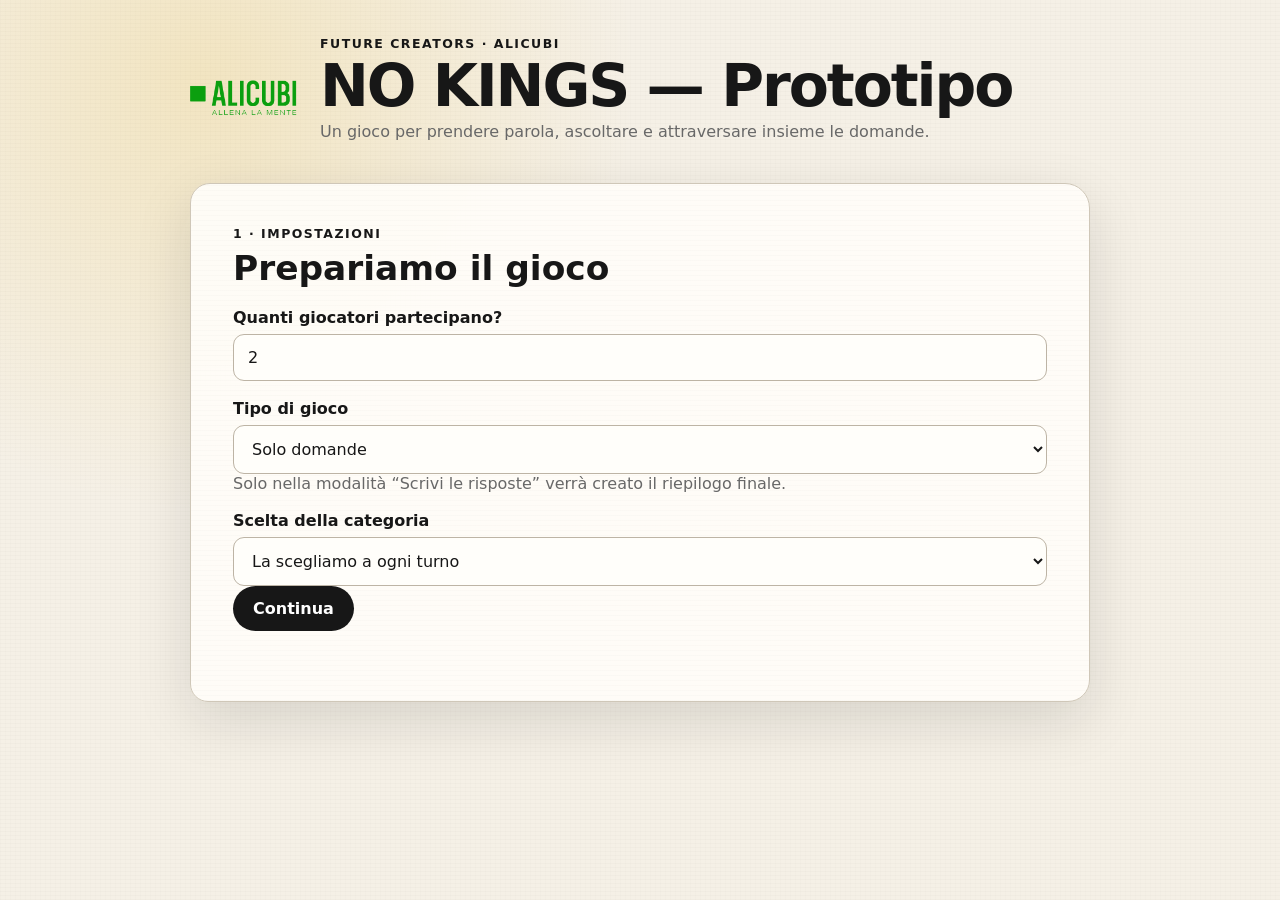
<file: index.html>
<!doctype html>
<html lang="it">
<head>
  <meta charset="utf-8">
  <meta name="viewport" content="width=device-width, initial-scale=1">
  <title>NO KINGS — Prototipo · Alicubi</title>
  <link rel="stylesheet" href="styles.css">
</head>
<body>
  <main class="app-shell">
    <header class="brand">
      <img src="assets/ALICUBI_logo_big.png" alt="Alicubi">
      <div>
        <p class="eyebrow">FUTURE CREATORS · ALICUBI</p>
        <h1>NO KINGS — Prototipo</h1>
        <p class="subtitle">Un gioco per prendere parola, ascoltare e attraversare insieme le domande.</p>
      </div>
    </header>

    <section id="setupStep" class="panel">
      <span class="step">1 · Impostazioni</span>
      <h2>Prepariamo il gioco</h2>

      <label for="numPlayers">Quanti giocatori partecipano?</label>
      <input id="numPlayers" type="number" min="2" max="15" value="2">

      <label for="gameType">Tipo di gioco</label>
      <select id="gameType">
        <option value="questions">Solo domande</option>
        <option value="answers">Scrivi le risposte</option>
      </select>
      <p class="help">Solo nella modalità “Scrivi le risposte” verrà creato il riepilogo finale.</p>

      <label for="drawMode">Scelta della categoria</label>
      <select id="drawMode">
        <option value="manual">La scegliamo a ogni turno</option>
        <option value="random">La sceglie il gioco</option>
      </select>

      <button id="continueButton" class="primary">Continua</button>
      <p id="setupError" class="error" aria-live="polite"></p>
    </section>

    <section id="namesStep" class="panel hidden">
      <span class="step">2 · Giocatori</span>
      <h2>Come vi chiamate?</h2>
      <div id="namesContainer" class="names-grid"></div>
      <div class="button-row">
        <button id="backButton" class="secondary">Indietro</button>
        <button id="startButton" class="primary">Inizia il gioco</button>
      </div>
      <p id="namesError" class="error" aria-live="polite"></p>
    </section>

    <section id="gameStep" class="panel game-panel hidden">
      <div class="turn-header">
        <div>
          <p id="roundLabel" class="eyebrow"></p>
          <h2 id="turnPlayer"></h2>
        </div>
        <span id="turnCounter" class="counter"></span>
      </div>

      <div id="categoryArea" class="category-area hidden">
        <label for="categorySelect">Scegli la categoria per questo turno</label>
        <select id="categorySelect"></select>
        <p id="categoryHelp" class="help"></p>
      </div>

      <article id="questionCard" class="question-card" data-category="neutral">
        <p id="categoryBadge" class="category-badge"></p>
        <p id="questionText" class="question-text"></p>
      </article>

      <div id="answerArea" class="answer-area hidden">
        <label for="answerBox">La tua risposta</label>
        <textarea id="answerBox" rows="5" placeholder="Scrivi qui la risposta..."></textarea>
        <p id="answerError" class="error" aria-live="polite"></p>
      </div>

      <div class="button-row">
        <button id="mainActionButton" class="primary"></button>
        <button id="endGameButton" class="danger hidden">Termina il gioco</button>
      </div>
    </section>

    <section id="summaryStep" class="panel hidden">
      <span class="step">Riepilogo</span>
      <h2>Grazie per aver giocato</h2>
      <p>Il file di testo con le risposte è stato scaricato sul dispositivo.</p>
      <div id="summaryBox" class="summary-box"></div>
      <button id="restartButton" class="primary">Nuova partita</button>
    </section>
  </main>

  <script src="questions.js"></script>
  <script src="app.js"></script>
</body>
</html>
</file>
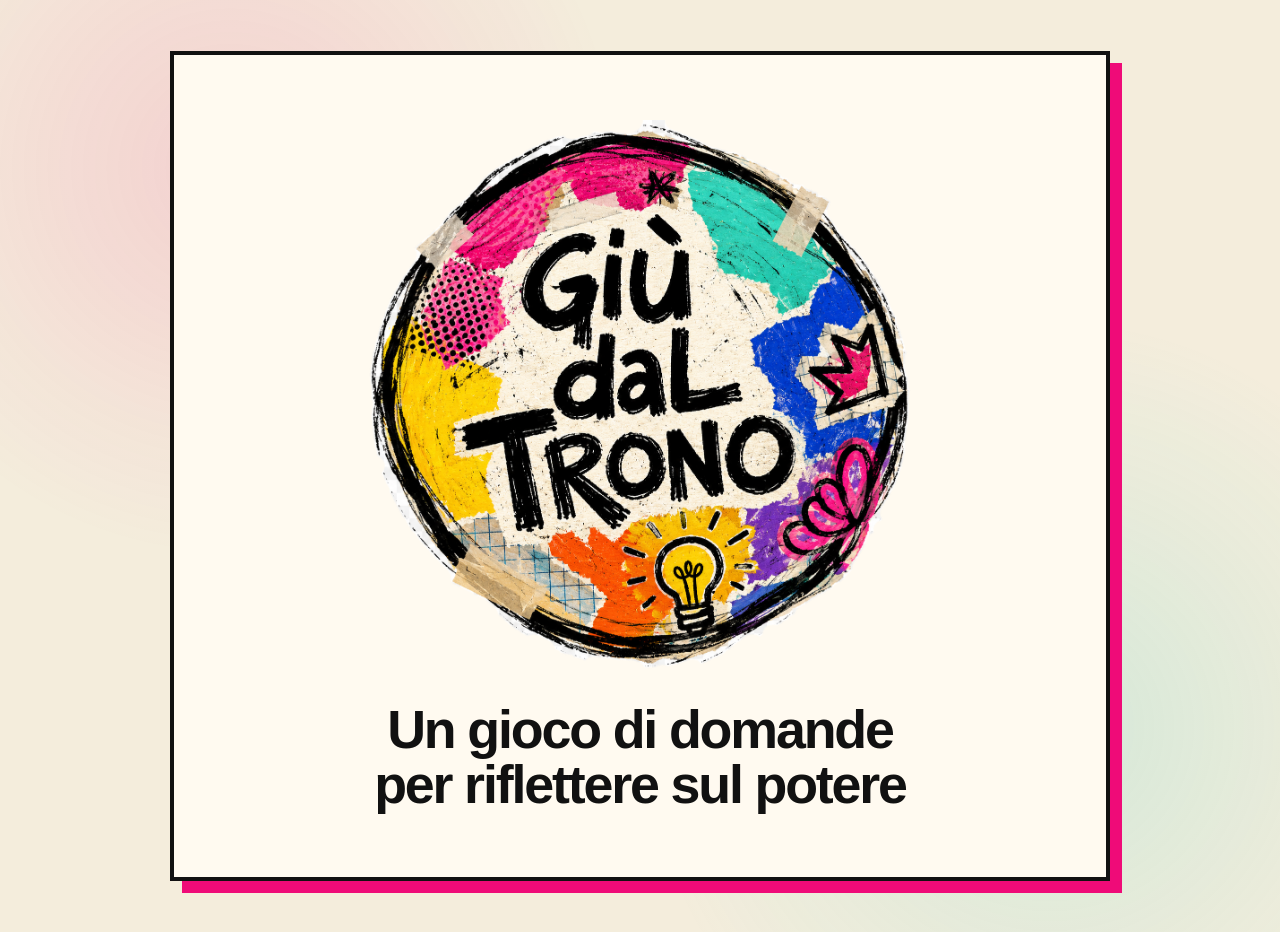
<file: v3/index.html>
<!doctype html>
<html lang="it">
<head>
  <meta charset="utf-8">
  <meta name="viewport" content="width=device-width, initial-scale=1">
  <meta name="theme-color" content="#111111">
  <title>GIÙ DAL TRONO — test gioco V.03</title>
  <link rel="stylesheet" href="styles.css">
</head>
<body>
  <a class="skip-link" href="#app">Vai al contenuto principale</a>
  <noscript><div class="noscript">Per utilizzare il gioco è necessario attivare JavaScript.</div></noscript>

  <main id="app" class="app-shell" tabindex="-1">
    <section id="introScreen" class="screen intro-screen is-active" aria-labelledby="introTitle" aria-hidden="false">
      <button id="enterGame" class="intro-entry" type="button" aria-label="Entra nel gioco Giù dal trono">
        <img class="intro-logo" src="assets/logos/logo-giu-dal-trono.png" alt="Giù dal trono">
        <span id="introTitle" class="intro-subtitle">Un gioco di domande per riflettere sul potere</span>
      </button>
    </section>

    <section id="openingScreen" class="screen opening-screen" aria-labelledby="openingTitle" aria-hidden="true" inert>
      <article class="opening-shell opening-b-approved">
        <img class="opening-logo" src="assets/logos/logo-giu-dal-trono.png" alt="Giù dal trono">
        <h1 id="openingTitle" class="opening-title">GIÙ DAL TRONO — test gioco V.03</h1>

        <div class="approved-four-columns" aria-label="Come si gioca">
          <section class="rule-step">
            <div class="rule-num">01</div>
            <h2>Perché si gioca</h2>
            <p id="openingWhy"></p>
          </section>
          <section class="rule-step">
            <div class="rule-num">02</div>
            <h2>Chi custodisce il gioco</h2>
            <p id="openingCustodian"></p>
          </section>
          <section class="rule-step">
            <div class="rule-num">03</div>
            <h2>Come si partecipa</h2>
            <div id="openingParticipation"></div>
          </section>
          <section class="rule-step rule-step-purpose">
            <div class="rule-num">04</div>
            <h2>Quando il gioco riesce</h2>
            <p><strong id="openingSuccess"></strong></p>
          </section>
        </div>

        <footer class="approved-opening-actions">
          <div class="approved-action-left">
            <button id="prepareGame" class="primary large" type="button">Prepara la partita</button>
          </div>
          <div class="approved-action-center">
            <button id="openMaking" class="text-button process-link" type="button">Scopri come abbiamo lavorato</button>
          </div>
          <div class="approved-action-right">
            <a id="alicubiOpeningLink" href="https://alicubi-milano.it" target="_blank" rel="noopener noreferrer" aria-label="Visita il sito di Alicubi">
              <img class="alicubi-mini" src="assets/logos/logo-alicubi.png" alt="Alicubi">
            </a>
          </div>
        </footer>
      </article>
    </section>

    <section id="setupScreen" aria-hidden="true" class="screen form-screen" aria-labelledby="setupTitle">
      <header class="compact-brand">
        <img src="assets/logos/logo-giu-dal-trono.png" alt="Giù dal trono">
        <span>test gioco V.03</span>
      </header>

      <div class="form-card">
        <span class="step-label">1 · PREPARA LA PARTITA</span>
        <h1 id="setupTitle">Quanti siete e come volete pescare?</h1>

        <div class="field-block">
          <label for="numPlayers">Numero di giocatori</label>
          <div class="number-control">
            <button id="decreasePlayers" type="button" aria-label="Riduci il numero dei giocatori">−</button>
            <input id="numPlayers" type="number" min="2" max="30" value="4" inputmode="numeric" aria-describedby="playersHelp">
            <button id="increasePlayers" type="button" aria-label="Aumenta il numero dei giocatori">+</button>
          </div>
          <p id="playersHelp" class="field-help">Da 2 a 30 persone. Il Custode della Parola conduce dal proprio schermo.</p>
        </div>

        <fieldset class="field-block">
          <legend>Scelta della categoria</legend>
          <label class="mode-card selected">
            <input type="radio" name="drawMode" value="random" checked>
            <span class="mode-copy">
              <strong>La sceglie il gioco</strong>
              <small>Ogni domanda viene pescata da tutte le categorie disponibili.</small>
            </span>
            <span class="default-tag">PREDEFINITA</span>
          </label>
          <label class="mode-card">
            <input type="radio" name="drawMode" value="manual">
            <span class="mode-copy">
              <strong>La scegli tu ogni volta</strong>
              <small>Prima di ogni domanda il Custode sceglie una categoria, oppure lascia scegliere il gioco per quel turno.</small>
            </span>
          </label>
        </fieldset>

        <p id="setupError" class="error" aria-live="polite"></p>
        <div class="form-actions">
          <button id="backToOpening" class="secondary" type="button">Indietro</button>
          <button id="goToNames" class="primary" type="button">Inserisci i nomi</button>
        </div>
      </div>
    </section>

    <section id="namesScreen" aria-hidden="true" class="screen form-screen" aria-labelledby="namesTitle">
      <header class="compact-brand">
        <img src="assets/logos/logo-giu-dal-trono.png" alt="Giù dal trono">
        <span>test gioco V.03</span>
      </header>

      <div class="form-card wide">
        <span class="step-label">2 · GIOCATORI</span>
        <h1 id="namesTitle">Come vi chiamate?</h1>
        <p class="lead">Il nome sarà molto evidente quando arriverà il momento di prendere parola.</p>
        <div id="namesGrid" class="names-grid"></div>
        <p id="namesError" class="error" aria-live="polite"></p>
        <div class="form-actions">
          <button id="backToSetup" class="secondary" type="button">Indietro</button>
          <button id="goToReady" class="primary" type="button">Continua</button>
        </div>
      </div>
    </section>

    <section id="readyScreen" aria-hidden="true" class="screen ready-screen" aria-labelledby="readyTitle">
      <div class="ready-card">
        <img class="ready-logo" src="assets/logos/logo-giu-dal-trono.png" alt="Giù dal trono">
        <h1 id="readyTitle">Tutto pronto.</h1>
        <p id="readyCopy">Il Custode della Parola può dare inizio al gioco, leggere le domande e accompagnare ogni voce.</p>

        <div class="ready-summary">
          <div><span>Partecipanti</span><strong id="readyPlayers">4</strong></div>
          <div><span>Modalità</span><strong id="readyMode">La sceglie il gioco</strong></div>
        </div>

        <div class="form-actions center ready-action-only">
          <button id="startGame" class="primary large" type="button">Inizia con la prima domanda</button>
        </div>
      </div>
    </section>

    <section id="gameScreen" aria-hidden="true" class="screen game-screen" aria-labelledby="playerName" data-category="neutral">
      <header class="game-header">
        <img src="assets/logos/logo-giu-dal-trono.png" alt="Giù dal trono">
        <div class="game-header-actions">
          <button id="openMakingGame" class="making-button" type="button">Dietro il gioco</button>
        </div>
      </header>

      <div class="game-stage">
        <section class="player-spotlight">
          <span>ORA PRENDE PAROLA</span>
          <h1 id="playerName" tabindex="-1"></h1>
        </section>

        <article class="question-panel" aria-live="polite" aria-atomic="true">
          <div class="question-meta">
            <span class="category-mark" aria-hidden="true"><img id="categorySymbol" alt=""></span>
            <strong id="categoryName"></strong>
          </div>
          <p id="questionText" class="question-text"></p>
          <div class="question-id">DOMANDA ID <strong id="questionId"></strong></div>
        </article>
      </div>
      <div id="gameAnnouncement" class="visually-hidden" aria-live="polite" aria-atomic="true"></div>

      <footer class="game-controls">
        <button id="endGame" class="danger-outline" type="button">Termina il gioco</button>
        <button id="nextQuestion" class="primary large" type="button">Prossima domanda →</button>
      </footer>
    </section>

    <section id="finalScreen" aria-hidden="true" class="screen end-screen" aria-labelledby="finalTitle">
      <div class="thanks-hero">
        <span id="finalReason" class="step-label">PARTITA CONCLUSA</span>
        <h1 id="finalTitle">GRAZIE</h1>
        <p id="finalText" class="human-message"></p>
      </div>

      <div class="end-grid">
        <article class="end-card process-card">
          <span class="card-kicker">DIETRO IL GIOCO</span>
          <h2>Scopri come abbiamo lavorato</h2>
          <p>Leggi il racconto del progetto e guarda le fotografie del campus Alicubi Future Creators 2026.</p>
          <button id="openMakingFinal" class="primary" type="button">Testo e fotografie</button>
        </article>

        <article class="end-card credits-card">
          <span class="card-kicker">AUTORI</span>
          <h2>Un gioco costruito insieme</h2>
          <p>Ideato, discusso, scritto, disegnato e provato dai ragazzi e dalle ragazze del campus Alicubi Future Creators 2026.</p>
          <button id="openAuthorsFinal" class="secondary" type="button">Leggi tutti i nomi</button>
        </article>
      </div>

      <div class="end-actions">
        <button id="newGame" class="primary large" type="button">Nuova partita</button>
        <button id="returnToOpening" class="text-button" type="button">Torna alla schermata iniziale</button>
      </div>
    </section>

    <section id="makingScreen" aria-hidden="true" class="screen making-screen" aria-labelledby="makingTitle">
      <header class="making-header">
        <div>
          <span class="step-label">DIETRO IL GIOCO</span>
          <h1 id="makingTitle">Scopri come abbiamo lavorato</h1>
        </div>
        <button id="closeMaking" class="secondary" type="button">Torna indietro</button>
      </header>

      <article id="makingCopy" class="making-copy"></article>

      <section class="gallery-section" aria-labelledby="galleryTitle">
        <div class="gallery-title-row">
          <span class="card-kicker">MAKING OF</span>
          <h2 id="galleryTitle">Fotografie del laboratorio</h2>
        </div>

        <div id="galleryViewer" class="gallery-viewer" tabindex="0" aria-label="Galleria fotografica del laboratorio. Usa le frecce per cambiare immagine." aria-describedby="galleryHelp">
          <button id="galleryPrev" class="gallery-nav" type="button" aria-label="Fotografia precedente">‹</button>
          <figure class="gallery-main-frame">
            <button id="openGalleryLightbox" class="gallery-image-button" type="button" aria-label="Ingrandisci la fotografia">
              <img id="galleryImage" src="assets/gallery/full/001.webp" alt="Fotografia del laboratorio Future Creators">
            </button>
            <div id="galleryCount" class="gallery-count" aria-live="polite">1 / 38</div>
          </figure>
          <button id="galleryNext" class="gallery-nav" type="button" aria-label="Fotografia successiva">›</button>
        </div>
        <p id="galleryHelp" class="gallery-help">Usa le frecce, scorri con il dito oppure scegli una miniatura. Seleziona l’immagine grande per ingrandirla.</p>
        <div id="galleryThumbs" class="gallery-thumbs" aria-label="Anteprime delle fotografie"></div>
      </section>

      <section id="authorsSection" class="authors-section" tabindex="-1">
        <span id="authorsFormula" class="card-kicker"></span>
        <ul id="authorsList" class="authors-list"></ul>
      </section>

      <footer class="alicubi-signature">
        <span id="projectSignature"></span>
        <a id="alicubiMakingLink" href="https://alicubi-milano.it" target="_blank" rel="noopener noreferrer" aria-label="Visita il sito di Alicubi">
          <img src="assets/logos/logo-alicubi.png" alt="Alicubi">
        </a>
      </footer>
    </section>
  </main>

  <div id="categoryDialog" class="dialog-backdrop hidden" role="dialog" aria-hidden="true" aria-modal="true" aria-labelledby="categoryDialogTitle">
    <div class="dialog category-dialog" tabindex="-1">
      <span class="step-label">PROSSIMA DOMANDA</span>
      <h2 id="categoryDialogTitle">Da quale mondo arriva?</h2>
      <p>Scegli una categoria. Le domande già utilizzate non torneranno nella stessa partita.</p>
      <div id="categoryGrid" class="category-grid"></div>
      <button id="randomThisTurn" class="secondary full" type="button">La sceglie il gioco per questo turno</button>
    </div>
  </div>

  <div id="endConfirmDialog" class="dialog-backdrop hidden" role="dialog" aria-hidden="true" aria-modal="true" aria-labelledby="endConfirmTitle" aria-describedby="endConfirmCopy">
    <div class="dialog end-confirm-dialog" tabindex="-1">
      <span class="step-label">CONCLUDERE LA PARTITA</span>
      <h2 id="endConfirmTitle">Vuoi concludere la partita?</h2>
      <p id="endConfirmCopy">La domanda corrente resterà l’ultima domanda mostrata. Potrai continuare a giocare oppure terminare la partita.</p>
      <div class="dialog-actions">
        <button id="continueGame" class="secondary" type="button">Continua a giocare</button>
        <button id="confirmEndGame" class="danger-solid" type="button">Termina la partita</button>
      </div>
    </div>
  </div>

  <div id="galleryLightbox" class="lightbox-backdrop hidden" role="dialog" aria-hidden="true" aria-modal="true" aria-labelledby="lightboxTitle">
    <div class="lightbox-shell">
      <h2 id="lightboxTitle" class="visually-hidden">Fotografia ingrandita</h2>
      <button id="closeGalleryLightbox" class="lightbox-close" type="button" aria-label="Chiudi la fotografia ingrandita">×</button>
      <button id="lightboxPrev" class="lightbox-nav previous" type="button" aria-label="Fotografia precedente">‹</button>
      <img id="lightboxImage" src="assets/gallery/full/001.webp" alt="Fotografia del laboratorio Future Creators ingrandita">
      <button id="lightboxNext" class="lightbox-nav next" type="button" aria-label="Fotografia successiva">›</button>
      <div id="lightboxCount" class="lightbox-count">1 / 38</div>
    </div>
  </div>

  <script src="data/runtime-data.js"></script>
  <script src="js/questions-engine.js"></script>
  <script src="js/state.js"></script>
  <script src="js/gallery.js"></script>
  <script src="js/app.js"></script>
</body>
</html>
</file>
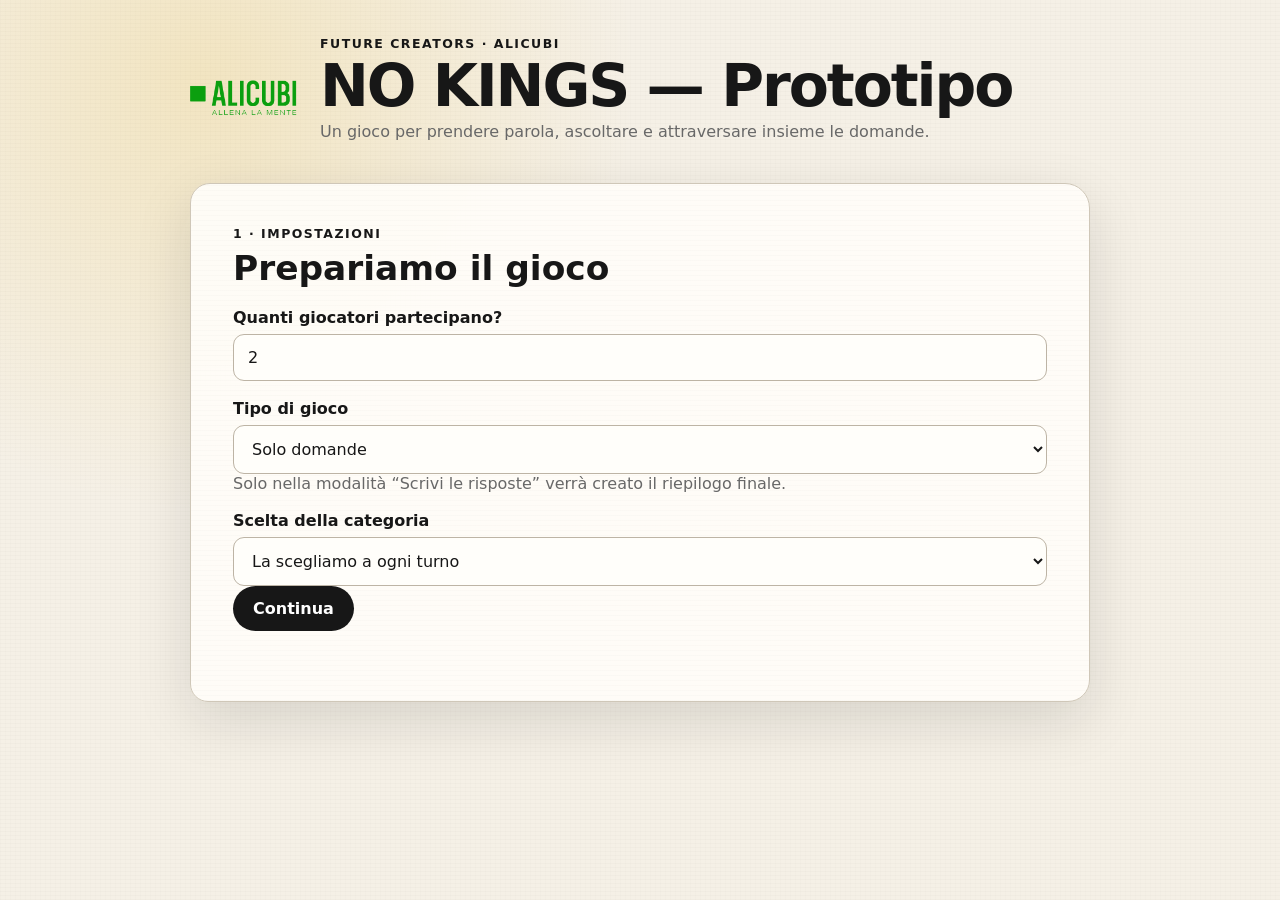
<file: GIOCO_STANDALONE.html>
<!doctype html>
<html lang="it">
<head>
  <meta charset="utf-8">
  <meta name="viewport" content="width=device-width, initial-scale=1">
  <title>NO KINGS — Prototipo · Alicubi</title>
  <style>
:root {
  --ink: #171717;
  --muted: #686868;
  --paper: #f5f0e6;
  --panel: #fffdf8;
  --line: #cfc7b8;
  --accent: #e2a900;
  --accent-dark: #855900;
  --danger: #a7392d;
  --shadow: 0 18px 55px rgba(25, 25, 25, .13);
}

* { box-sizing: border-box; }

body {
  margin: 0;
  min-height: 100vh;
  font-family: Inter, ui-sans-serif, system-ui, -apple-system, BlinkMacSystemFont, "Segoe UI", sans-serif;
  color: var(--ink);
  background-color: var(--paper);
  background-image:
    radial-gradient(circle at 16% 9%, rgba(226,169,0,.16), transparent 27rem),
    repeating-linear-gradient(0deg, rgba(30,25,18,.018) 0 1px, transparent 1px 4px),
    repeating-linear-gradient(90deg, rgba(30,25,18,.012) 0 1px, transparent 1px 5px);
}

button, input, select, textarea { font: inherit; }

.app-shell {
  width: min(900px, calc(100% - 32px));
  margin: 0 auto;
  padding: 36px 0 64px;
}

.brand {
  display: flex;
  align-items: center;
  gap: 22px;
  margin-bottom: 26px;
}

.brand img {
  width: 108px;
  height: 108px;
  object-fit: contain;
}

h1, h2, p { margin-top: 0; }
h1 {
  margin-bottom: 7px;
  font-size: clamp(2rem, 5vw, 3.65rem);
  line-height: .98;
  letter-spacing: -.035em;
}
h2 { margin-bottom: 20px; font-size: clamp(1.55rem, 3vw, 2.15rem); }
.subtitle, .help { color: var(--muted); }
.eyebrow, .step {
  display: block;
  margin-bottom: 7px;
  font-size: .78rem;
  font-weight: 900;
  letter-spacing: .12em;
  text-transform: uppercase;
}

.panel {
  padding: clamp(22px, 5vw, 42px);
  border: 1px solid var(--line);
  border-radius: 20px 25px 22px 18px;
  background:
    repeating-linear-gradient(0deg, rgba(33,28,20,.016) 0 1px, transparent 1px 5px),
    rgba(255,253,248,.96);
  box-shadow: var(--shadow);
}

.hidden { display: none !important; }

label {
  display: block;
  margin: 18px 0 7px;
  font-weight: 780;
}

input, select, textarea {
  width: 100%;
  border: 1px solid #bdb4a5;
  border-radius: 11px;
  padding: 13px 14px;
  background: #fffefa;
  color: var(--ink);
}

input:focus, select:focus, textarea:focus {
  outline: 3px solid rgba(226,169,0,.24);
  border-color: var(--accent-dark);
}

textarea { resize: vertical; min-height: 120px; }

button {
  border: 0;
  border-radius: 999px;
  padding: 13px 20px;
  font-weight: 850;
  cursor: pointer;
}

button:disabled { opacity: .48; cursor: not-allowed; }

.primary { background: var(--ink); color: white; }
.primary:hover { background: #353535; }
.secondary { background: #e6e0d4; color: var(--ink); }
.danger { background: var(--danger); color: white; }

.button-row {
  display: flex;
  flex-wrap: wrap;
  gap: 10px;
  margin-top: 24px;
}

.names-grid {
  display: grid;
  grid-template-columns: repeat(2, minmax(0, 1fr));
  gap: 12px;
}

.names-grid label { margin-top: 0; }

.turn-header {
  display: flex;
  justify-content: space-between;
  align-items: flex-start;
  gap: 16px;
}

.counter {
  white-space: nowrap;
  padding: 8px 12px;
  border-radius: 999px;
  background: #eae5db;
  font-weight: 850;
}

.category-area {
  margin-bottom: 18px;
  padding: 15px 18px;
  border: 1px dashed #bbb1a1;
  border-radius: 14px;
  background: #f3eee4;
}

.question-card {
  --category-main: #e2a900;
  --category-accent: #171717;
  --category-soft: #fffdf7;
  --category-ink: #171717;
  position: relative;
  isolation: isolate;
  min-height: 250px;
  display: grid;
  align-content: center;
  justify-items: center;
  overflow: hidden;
  padding: clamp(30px, 6vw, 58px);
  border: 3px solid var(--category-ink);
  border-radius: 18px 23px 17px 21px;
  background-color: var(--category-soft);
  background-image:
    radial-gradient(circle at 13% 18%, color-mix(in srgb, var(--category-main) 22%, transparent), transparent 27%),
    repeating-linear-gradient(0deg, rgba(20,20,20,.026) 0 1px, transparent 1px 5px),
    repeating-linear-gradient(90deg, rgba(20,20,20,.018) 0 1px, transparent 1px 7px);
  box-shadow: 7px 8px 0 rgba(20,20,20,.12);
  text-align: center;
}

.question-card::before {
  content: "";
  position: absolute;
  z-index: -1;
  top: -18px;
  left: -34px;
  width: 48%;
  height: 92px;
  background: var(--category-main);
  opacity: .88;
  transform: rotate(-4deg);
  clip-path: polygon(0 12%, 94% 0, 100% 72%, 5% 100%);
}

.question-card::after {
  content: "";
  position: absolute;
  z-index: -1;
  right: -22px;
  bottom: -28px;
  width: 210px;
  height: 110px;
  opacity: .24;
  background:
    repeating-linear-gradient(135deg, var(--category-accent) 0 3px, transparent 3px 10px);
  transform: rotate(-7deg);
}

.category-badge {
  margin-bottom: 18px;
  max-width: 100%;
  padding: 8px 13px;
  border: 2px solid var(--category-ink);
  border-radius: 4px 9px 5px 7px;
  background: var(--category-main);
  color: var(--category-badge-ink, #111);
  box-shadow: 3px 3px 0 var(--category-accent);
  font-size: clamp(.72rem, 2vw, .84rem);
  font-weight: 950;
  letter-spacing: .075em;
  line-height: 1.2;
  text-transform: uppercase;
  transform: rotate(-.8deg);
}

.question-text {
  max-width: 700px;
  margin-bottom: 0;
  font-size: clamp(1.48rem, 4vw, 2.58rem);
  line-height: 1.18;
  font-weight: 860;
  text-wrap: balance;
}

.question-card[data-category="neutral"] {
  --category-main: #e2a900;
  --category-accent: #171717;
  --category-soft: #fffdf7;
  --category-ink: #171717;
}

.question-card[data-category="fatiche"] {
  --category-main: #d7a514;
  --category-accent: #d95118;
  --category-soft: #f4ead5;
  --category-ink: #121212;
}

.question-card[data-category="strategie"] {
  --category-main: #d83f78;
  --category-accent: #dfba00;
  --category-soft: #f5e3e8;
  --category-ink: #171717;
}

.question-card[data-category="desideri-comunita"] {
  --category-main: #79b91d;
  --category-accent: #ed0c72;
  --category-soft: #eef0dc;
  --category-ink: #143e25;
}

.question-card[data-category="parole-aprono-chiudono"] {
  --category-main: #3975bd;
  --category-accent: #9fc7eb;
  --category-soft: #eaf1f7;
  --category-ink: #0e2746;
  --category-badge-ink: #fff;
}

.question-card[data-category="potere"] {
  --category-main: #dc430e;
  --category-accent: #d9de00;
  --category-soft: #f1e4cd;
  --category-ink: #171717;
}

.question-card[data-category="voce-ascolto"] {
  --category-main: #9272b7;
  --category-accent: #eb6a17;
  --category-soft: #f0eaf2;
  --category-ink: #3b2a61;
}

.answer-area { margin-top: 20px; }

.error {
  min-height: 1.25rem;
  margin: 8px 0 0;
  color: var(--danger);
  font-weight: 700;
}

.summary-box {
  display: grid;
  gap: 14px;
  margin: 24px 0;
}

.summary-entry {
  padding: 18px;
  border: 1px solid var(--line);
  border-left: 7px solid var(--summary-accent, #171717);
  border-radius: 14px;
  background: #fffefa;
}

.summary-entry[data-category="fatiche"] { --summary-accent: #d7a514; }
.summary-entry[data-category="strategie"] { --summary-accent: #d83f78; }
.summary-entry[data-category="desideri-comunita"] { --summary-accent: #79b91d; }
.summary-entry[data-category="parole-aprono-chiudono"] { --summary-accent: #3975bd; }
.summary-entry[data-category="potere"] { --summary-accent: #dc430e; }
.summary-entry[data-category="voce-ascolto"] { --summary-accent: #9272b7; }
.summary-entry h3 { margin: 0 0 8px; }

@media (max-width: 620px) {
  .brand { align-items: flex-start; }
  .brand img { width: 72px; height: 72px; }
  .names-grid { grid-template-columns: 1fr; }
  .turn-header { display: block; }
  .counter { display: inline-block; margin-bottom: 14px; }
  .button-row button { width: 100%; }
  .question-card { min-height: 230px; padding: 30px 22px; }
}

</style>
</head>
<body>
  <main class="app-shell">
    <header class="brand">
      <img src="[data-uri]" alt="Alicubi">
      <div>
        <p class="eyebrow">FUTURE CREATORS · ALICUBI</p>
        <h1>NO KINGS — Prototipo</h1>
        <p class="subtitle">Un gioco per prendere parola, ascoltare e attraversare insieme le domande.</p>
      </div>
    </header>

    <section id="setupStep" class="panel">
      <span class="step">1 · Impostazioni</span>
      <h2>Prepariamo il gioco</h2>

      <label for="numPlayers">Quanti giocatori partecipano?</label>
      <input id="numPlayers" type="number" min="2" max="15" value="2">

      <label for="gameType">Tipo di gioco</label>
      <select id="gameType">
        <option value="questions">Solo domande</option>
        <option value="answers">Scrivi le risposte</option>
      </select>
      <p class="help">Solo nella modalità “Scrivi le risposte” verrà creato il riepilogo finale.</p>

      <label for="drawMode">Scelta della categoria</label>
      <select id="drawMode">
        <option value="manual">La scegliamo a ogni turno</option>
        <option value="random">La sceglie il gioco</option>
      </select>

      <button id="continueButton" class="primary">Continua</button>
      <p id="setupError" class="error" aria-live="polite"></p>
    </section>

    <section id="namesStep" class="panel hidden">
      <span class="step">2 · Giocatori</span>
      <h2>Come vi chiamate?</h2>
      <div id="namesContainer" class="names-grid"></div>
      <div class="button-row">
        <button id="backButton" class="secondary">Indietro</button>
        <button id="startButton" class="primary">Inizia il gioco</button>
      </div>
      <p id="namesError" class="error" aria-live="polite"></p>
    </section>

    <section id="gameStep" class="panel game-panel hidden">
      <div class="turn-header">
        <div>
          <p id="roundLabel" class="eyebrow"></p>
          <h2 id="turnPlayer"></h2>
        </div>
        <span id="turnCounter" class="counter"></span>
      </div>

      <div id="categoryArea" class="category-area hidden">
        <label for="categorySelect">Scegli la categoria per questo turno</label>
        <select id="categorySelect"></select>
        <p id="categoryHelp" class="help"></p>
      </div>

      <article id="questionCard" class="question-card" data-category="neutral">
        <p id="categoryBadge" class="category-badge"></p>
        <p id="questionText" class="question-text"></p>
      </article>

      <div id="answerArea" class="answer-area hidden">
        <label for="answerBox">La tua risposta</label>
        <textarea id="answerBox" rows="5" placeholder="Scrivi qui la risposta..."></textarea>
        <p id="answerError" class="error" aria-live="polite"></p>
      </div>

      <div class="button-row">
        <button id="mainActionButton" class="primary"></button>
        <button id="endGameButton" class="danger hidden">Termina il gioco</button>
      </div>
    </section>

    <section id="summaryStep" class="panel hidden">
      <span class="step">Riepilogo</span>
      <h2>Grazie per aver giocato</h2>
      <p>Il file di testo con le risposte è stato scaricato sul dispositivo.</p>
      <div id="summaryBox" class="summary-box"></div>
      <button id="restartButton" class="primary">Nuova partita</button>
    </section>
  </main>

  <script>
window.NO_KINGS_CATEGORIES = {
  "fatiche": {
    "label": "Fatiche",
    "sourceLabel": "Fatiche",
    "guideline": "FATICA"
  },
  "strategie": {
    "label": "Strategie",
    "sourceLabel": "Strategie",
    "guideline": "STRATEGIA"
  },
  "desideri-comunita": {
    "label": "Desideri / Comunità",
    "sourceLabel": "Desideri / Comunità",
    "guideline": "DESIDERIO / COMUNITÀ"
  },
  "parole-aprono-chiudono": {
    "label": "Parole che aprono / parole che chiudono",
    "sourceLabel": "Parole che aprono / parole che chiudono",
    "guideline": "PAROLA CHE APRE/CHIUDE"
  },
  "potere": {
    "label": "Piccoli Re / Potere",
    "sourceLabel": "Piccoli Re / Potere",
    "guideline": "POTERE"
  },
  "voce-ascolto": {
    "label": "Voce e ascolto",
    "sourceLabel": "Voce e ascolto",
    "guideline": "VOCE E ASCOLTO"
  }
};

window.QUESTION_DATABASE = {
  "fatiche": [
    {
      "id": "NK-011",
      "text": "Cosa provi quando ti senti giudicato?",
      "category": "Fatiche",
      "categoryKey": "fatiche",
      "sourceRow": 12,
      "sourceColumn": "B",
      "status": "definitiva"
    },
    {
      "id": "NK-018",
      "text": "Ti è mai successo di tacere per non sembrare maleducato?",
      "category": "Fatiche",
      "categoryKey": "fatiche",
      "sourceRow": 19,
      "sourceColumn": "B",
      "status": "definitiva"
    },
    {
      "id": "NK-024",
      "text": "Quando fai fatica a prendere parola?",
      "category": "Fatiche",
      "categoryKey": "fatiche",
      "sourceRow": 25,
      "sourceColumn": "B",
      "status": "definitiva"
    },
    {
      "id": "NK-032",
      "text": "Ti è mai capitato di fare una cosa solo perché la faceva il gruppo?",
      "category": "Fatiche",
      "categoryKey": "fatiche",
      "sourceRow": 33,
      "sourceColumn": "C",
      "status": "da migliorare"
    },
    {
      "id": "NK-033",
      "text": "Quando hai parlato di un argomento scomodo ai tuoi?",
      "category": "Fatiche",
      "categoryKey": "fatiche",
      "sourceRow": 34,
      "sourceColumn": "B",
      "status": "definitiva"
    },
    {
      "id": "NK-035",
      "text": "Quando ti è successo di dover chiedere scusa a qualcuno ma di non riuscirci?  ",
      "category": "Fatiche",
      "categoryKey": "fatiche",
      "sourceRow": 36,
      "sourceColumn": "B",
      "status": "definitiva"
    },
    {
      "id": "NK-051",
      "text": "Quali sono i motivi che ti bloccano nel prendere parola?",
      "category": "Fatiche",
      "categoryKey": "fatiche",
      "sourceRow": 52,
      "sourceColumn": "B",
      "status": "definitiva"
    },
    {
      "id": "NK-068",
      "text": "Perché a volte non diciamo quello che pensiamo?",
      "category": "Fatiche",
      "categoryKey": "fatiche",
      "sourceRow": 69,
      "sourceColumn": "B",
      "status": "definitiva"
    },
    {
      "id": "NK-072",
      "text": "Durante un gioco tutti parlano insieme e nessuno ti lascia finire una frase. Che cosa fai?",
      "category": "Fatiche",
      "categoryKey": "fatiche",
      "sourceRow": 73,
      "sourceColumn": "C",
      "status": "da migliorare"
    },
    {
      "id": "NK-073",
      "text": "Un amico racconta un tuo segreto senza chiederti il permesso. Che cosa fai?",
      "category": "Fatiche",
      "categoryKey": "fatiche",
      "sourceRow": 74,
      "sourceColumn": "C",
      "status": "da migliorare"
    },
    {
      "id": "NK-074",
      "text": "Un amico insiste perché tu faccia una cosa che non ti convince. Che cosa dici?",
      "category": "Fatiche",
      "categoryKey": "fatiche",
      "sourceRow": 75,
      "sourceColumn": "C",
      "status": "da migliorare"
    },
    {
      "id": "NK-075",
      "text": "Durante un lavoro di gruppo una tua idea viene ignorata. Che cosa fai?",
      "category": "Fatiche",
      "categoryKey": "fatiche",
      "sourceRow": 76,
      "sourceColumn": "C",
      "status": "da migliorare"
    },
    {
      "id": "NK-076",
      "text": "Hai cambiato idea su una cosa importante, ma temi che gli altri ti giudichino. Che cosa fai?",
      "category": "Fatiche",
      "categoryKey": "fatiche",
      "sourceRow": 77,
      "sourceColumn": "C",
      "status": "da migliorare"
    },
    {
      "id": "NK-077",
      "text": "Devi scusarti, ma non sai come. Che cosa fai?",
      "category": "Fatiche",
      "categoryKey": "fatiche",
      "sourceRow": 78,
      "sourceColumn": "B",
      "status": "definitiva"
    },
    {
      "id": "NK-095",
      "text": "Che cosa provi quando qualcuno ti insulta ?",
      "category": "Fatiche",
      "categoryKey": "fatiche",
      "sourceRow": 96,
      "sourceColumn": "B",
      "status": "definitiva"
    },
    {
      "id": "NK-099",
      "text": "fai fatica a cambiare idea?",
      "category": "Fatiche",
      "categoryKey": "fatiche",
      "sourceRow": 100,
      "sourceColumn": "B",
      "status": "definitiva"
    },
    {
      "id": "NK-100",
      "text": "cosa non ti permette di cambiare idea?",
      "category": "Fatiche",
      "categoryKey": "fatiche",
      "sourceRow": 101,
      "sourceColumn": "B",
      "status": "definitiva"
    }
  ],
  "strategie": [
    {
      "id": "NK-001",
      "text": "Un compagno viene preso in giro. Come lo aiuti?",
      "category": "Strategie",
      "categoryKey": "strategie",
      "sourceRow": 2,
      "sourceColumn": "B",
      "status": "definitiva"
    },
    {
      "id": "NK-002",
      "text": "Che cosa ti aiuta quando sei triste o in difficoltà?",
      "category": "Strategie",
      "categoryKey": "strategie",
      "sourceRow": 3,
      "sourceColumn": "C",
      "status": "da migliorare"
    },
    {
      "id": "NK-006",
      "text": "Che cosa fai quando vedi un tuo amico a disagio o in difficolta?",
      "category": "Strategie",
      "categoryKey": "strategie",
      "sourceRow": 7,
      "sourceColumn": "B",
      "status": "definitiva"
    },
    {
      "id": "NK-010",
      "text": "Ti è mai capitato di aiutare un amico a sbloccarsi su una fatica?",
      "category": "Strategie",
      "categoryKey": "strategie",
      "sourceRow": 11,
      "sourceColumn": "B",
      "status": "definitiva"
    },
    {
      "id": "NK-012",
      "text": "Chi o cosa ti aiuta quando provi imbarazzo?",
      "category": "Strategie",
      "categoryKey": "strategie",
      "sourceRow": 13,
      "sourceColumn": "B",
      "status": "definitiva"
    },
    {
      "id": "NK-014",
      "text": "Quando davanti hai una sfida come la affronti?",
      "category": "Strategie",
      "categoryKey": "strategie",
      "sourceRow": 15,
      "sourceColumn": "B",
      "status": "definitiva"
    },
    {
      "id": "NK-015",
      "text": "Cosa fai per farti rispettare?",
      "category": "Strategie",
      "categoryKey": "strategie",
      "sourceRow": 16,
      "sourceColumn": "B",
      "status": "definitiva"
    },
    {
      "id": "NK-016",
      "text": "Come ti sfoghi quando sei arrabbiato?",
      "category": "Strategie",
      "categoryKey": "strategie",
      "sourceRow": 17,
      "sourceColumn": "B",
      "status": "definitiva"
    },
    {
      "id": "NK-017",
      "text": "Immagina di essere al parco con degli amici che prendono in giro qualcuno. Cosa fai e perche?",
      "category": "Strategie",
      "categoryKey": "strategie",
      "sourceRow": 18,
      "sourceColumn": "B",
      "status": "definitiva"
    },
    {
      "id": "NK-019",
      "text": "Sei in classe ed un tuo compagno inizia a piangere. Cosa fai?",
      "category": "Strategie",
      "categoryKey": "strategie",
      "sourceRow": 20,
      "sourceColumn": "B",
      "status": "definitiva"
    },
    {
      "id": "NK-023",
      "text": "Ti scrive un numero sconosciuto su WhatsApp. Sei spaventato. Come reagisci?",
      "category": "Strategie",
      "categoryKey": "strategie",
      "sourceRow": 24,
      "sourceColumn": "C",
      "status": "da migliorare"
    },
    {
      "id": "NK-026",
      "text": "Ti ritrovi la chat di classe piena di sticker inutili. Cosa fai?",
      "category": "Strategie",
      "categoryKey": "strategie",
      "sourceRow": 27,
      "sourceColumn": "B",
      "status": "definitiva"
    },
    {
      "id": "NK-027",
      "text": "Cosa faresti se vedessi un amico preso in giro davanti ai tuoi occhi? (e a tutti?)",
      "category": "Strategie",
      "categoryKey": "strategie",
      "sourceRow": 28,
      "sourceColumn": "C",
      "status": "da migliorare"
    },
    {
      "id": "NK-028",
      "text": "Due tuoi amici hanno litigato e non si parlano più. cosa fai?",
      "category": "Strategie",
      "categoryKey": "strategie",
      "sourceRow": 29,
      "sourceColumn": "B",
      "status": "definitiva"
    },
    {
      "id": "NK-029",
      "text": "Che superpotere vorresti avere nel caso ti sentissi umiliato?",
      "category": "Strategie",
      "categoryKey": "strategie",
      "sourceRow": 30,
      "sourceColumn": "B",
      "status": "definitiva"
    },
    {
      "id": "NK-030",
      "text": "Cosa fai se qualcuno ti offende in una chat di gruppo?",
      "category": "Strategie",
      "categoryKey": "strategie",
      "sourceRow": 31,
      "sourceColumn": "B",
      "status": "definitiva"
    },
    {
      "id": "NK-036",
      "text": "Quando sei con amici ti viene uno scatto di rabbia. Cosa fai?",
      "category": "Strategie",
      "categoryKey": "strategie",
      "sourceRow": 37,
      "sourceColumn": "C",
      "status": "da migliorare"
    },
    {
      "id": "NK-037",
      "text": "Ti è mai capitato di dover gestire una situazione complicata?",
      "category": "Strategie",
      "categoryKey": "strategie",
      "sourceRow": 38,
      "sourceColumn": "B",
      "status": "definitiva"
    },
    {
      "id": "NK-038",
      "text": "Hai sbagliato e ti senti in colpa. come risolvi la situazione altrimenti?",
      "category": "Strategie",
      "categoryKey": "strategie",
      "sourceRow": 39,
      "sourceColumn": "B",
      "status": "definitiva"
    },
    {
      "id": "NK-041",
      "text": "Hai sbagliato. Riesci a chiedere scusa?",
      "category": "Strategie",
      "categoryKey": "strategie",
      "sourceRow": 42,
      "sourceColumn": "B",
      "status": "definitiva"
    },
    {
      "id": "NK-042",
      "text": "Sei in un gruppo di ragazzi bullizzati. Cosa fai per uscire dalla situazione?",
      "category": "Strategie",
      "categoryKey": "strategie",
      "sourceRow": 43,
      "sourceColumn": "C",
      "status": "da migliorare"
    },
    {
      "id": "NK-047",
      "text": "Ti è mai capitato di reagire con rabbia e di pentirtene?",
      "category": "Strategie",
      "categoryKey": "strategie",
      "sourceRow": 48,
      "sourceColumn": "B",
      "status": "definitiva"
    },
    {
      "id": "NK-049",
      "text": "Qual è la miglior maniera per prendere parola?",
      "category": "Strategie",
      "categoryKey": "strategie",
      "sourceRow": 50,
      "sourceColumn": "B",
      "status": "definitiva"
    },
    {
      "id": "NK-054",
      "text": "Cosa serve per prendere parola?",
      "category": "Strategie",
      "categoryKey": "strategie",
      "sourceRow": 55,
      "sourceColumn": "B",
      "status": "definitiva"
    },
    {
      "id": "NK-080",
      "text": "Saresti disposto a imparare a cambiare idea?",
      "category": "Strategie",
      "categoryKey": "strategie",
      "sourceRow": 81,
      "sourceColumn": "B",
      "status": "definitiva"
    },
    {
      "id": "NK-088",
      "text": "Come potresti trovare equilibrio tra il peso e il giudizio degli altri?",
      "category": "Strategie",
      "categoryKey": "strategie",
      "sourceRow": 89,
      "sourceColumn": "B",
      "status": "definitiva"
    },
    {
      "id": "NK-091",
      "text": "Un compagno viene preso in giro, come lo aiuti?",
      "category": "Strategie",
      "categoryKey": "strategie",
      "sourceRow": 92,
      "sourceColumn": "B",
      "status": "definitiva"
    },
    {
      "id": "NK-092",
      "text": "Che cosa ti aiuta quando sei triste e in difficoltà?",
      "category": "Strategie",
      "categoryKey": "strategie",
      "sourceRow": 93,
      "sourceColumn": "B",
      "status": "definitiva"
    },
    {
      "id": "NK-096",
      "text": "Che cosa fai se vedi un tuo amico a disagio /in difficoltà?",
      "category": "Strategie",
      "categoryKey": "strategie",
      "sourceRow": 97,
      "sourceColumn": "B",
      "status": "definitiva"
    }
  ],
  "desideri-comunita": [
    {
      "id": "NK-003",
      "text": "Al parco vedi un senzatetto che ha fame. Cosa fai per aiutarlo?",
      "category": "Desideri / Comunità",
      "categoryKey": "desideri-comunita",
      "sourceRow": 4,
      "sourceColumn": "B",
      "status": "definitiva"
    },
    {
      "id": "NK-021",
      "text": "Sei al parco e devi scegliere se far giocare qualcuno. Cosa fai?",
      "category": "Desideri / Comunità",
      "categoryKey": "desideri-comunita",
      "sourceRow": 22,
      "sourceColumn": "C",
      "status": "da migliorare"
    },
    {
      "id": "NK-050",
      "text": "Quali sono i motivi che ti spingono a prendere parola?",
      "category": "Desideri / Comunità",
      "categoryKey": "desideri-comunita",
      "sourceRow": 51,
      "sourceColumn": "B",
      "status": "definitiva"
    },
    {
      "id": "NK-078",
      "text": "come vedi un mondo dove tutti possono prendere parola?",
      "category": "Desideri / Comunità",
      "categoryKey": "desideri-comunita",
      "sourceRow": 79,
      "sourceColumn": "B",
      "status": "definitiva"
    },
    {
      "id": "NK-079",
      "text": "Ti piacerebbe che nel mondo ci fossero sempre rispetto e gentilezza?",
      "category": "Desideri / Comunità",
      "categoryKey": "desideri-comunita",
      "sourceRow": 80,
      "sourceColumn": "B",
      "status": "definitiva"
    },
    {
      "id": "NK-081",
      "text": "Come sarebbe un mondo dove l’essere umano sa sta insieme?",
      "category": "Desideri / Comunità",
      "categoryKey": "desideri-comunita",
      "sourceRow": 82,
      "sourceColumn": "B",
      "status": "definitiva"
    },
    {
      "id": "NK-082",
      "text": "Come vorresti che fosse una realtà nella quale nessuno resta fuori?",
      "category": "Desideri / Comunità",
      "categoryKey": "desideri-comunita",
      "sourceRow": 83,
      "sourceColumn": "B",
      "status": "definitiva"
    },
    {
      "id": "NK-083",
      "text": "Secondo l’essere umano sarebbe più evoluto se accogliesse le imperfezioni?",
      "category": "Desideri / Comunità",
      "categoryKey": "desideri-comunita",
      "sourceRow": 84,
      "sourceColumn": "B",
      "status": "definitiva"
    },
    {
      "id": "NK-084",
      "text": "Cambierebbero le cose se nella società si accettassero le sfide e le difficoltà con amore?",
      "category": "Desideri / Comunità",
      "categoryKey": "desideri-comunita",
      "sourceRow": 85,
      "sourceColumn": "B",
      "status": "definitiva"
    },
    {
      "id": "NK-087",
      "text": "L’essere umano possiede coraggio di essere se stesso in un mondo colmo di fratellanza?",
      "category": "Desideri / Comunità",
      "categoryKey": "desideri-comunita",
      "sourceRow": 88,
      "sourceColumn": "B",
      "status": "definitiva"
    },
    {
      "id": "NK-093",
      "text": "Al parco vedi un senzatetto che ha fame, come ti comporti con lui?",
      "category": "Desideri / Comunità",
      "categoryKey": "desideri-comunita",
      "sourceRow": 94,
      "sourceColumn": "B",
      "status": "definitiva"
    },
    {
      "id": "NK-098",
      "text": "come ti immagini relazioni con persone che ti accettano per come sei?",
      "category": "Desideri / Comunità",
      "categoryKey": "desideri-comunita",
      "sourceRow": 99,
      "sourceColumn": "B",
      "status": "definitiva"
    }
  ],
  "parole-aprono-chiudono": [
    {
      "id": "NK-005",
      "text": "Che cosa provi quando qualcuno ti insulta?",
      "category": "Parole che aprono / parole che chiudono",
      "categoryKey": "parole-aprono-chiudono",
      "sourceRow": 6,
      "sourceColumn": "C",
      "status": "da migliorare"
    },
    {
      "id": "NK-007",
      "text": "Che cosa provi quando qualcuno ti incoraggia?",
      "category": "Parole che aprono / parole che chiudono",
      "categoryKey": "parole-aprono-chiudono",
      "sourceRow": 8,
      "sourceColumn": "B",
      "status": "definitiva"
    },
    {
      "id": "NK-031",
      "text": "Ti è mai capitato di dire una bugia a fin di bene?",
      "category": "Parole che aprono / parole che chiudono",
      "categoryKey": "parole-aprono-chiudono",
      "sourceRow": 32,
      "sourceColumn": "B",
      "status": "definitiva"
    },
    {
      "id": "NK-039",
      "text": "Perché è importante dire che qualcosa non ti piace?",
      "category": "Parole che aprono / parole che chiudono",
      "categoryKey": "parole-aprono-chiudono",
      "sourceRow": 40,
      "sourceColumn": "B",
      "status": "definitiva"
    },
    {
      "id": "NK-055",
      "text": "Quando la parola nutre?",
      "category": "Parole che aprono / parole che chiudono",
      "categoryKey": "parole-aprono-chiudono",
      "sourceRow": 56,
      "sourceColumn": "B",
      "status": "definitiva"
    },
    {
      "id": "NK-056",
      "text": "Quando la parola ferisce?",
      "category": "Parole che aprono / parole che chiudono",
      "categoryKey": "parole-aprono-chiudono",
      "sourceRow": 57,
      "sourceColumn": "B",
      "status": "definitiva"
    },
    {
      "id": "NK-063",
      "text": "Ti è mai capitato di avere ragione e dirla male?",
      "category": "Parole che aprono / parole che chiudono",
      "categoryKey": "parole-aprono-chiudono",
      "sourceRow": 64,
      "sourceColumn": "B",
      "status": "definitiva"
    },
    {
      "id": "NK-065",
      "text": " Si può usare la parola per far sentire male qualcuno?",
      "category": "Parole che aprono / parole che chiudono",
      "categoryKey": "parole-aprono-chiudono",
      "sourceRow": 66,
      "sourceColumn": "C",
      "status": "da migliorare"
    },
    {
      "id": "NK-070",
      "text": "Come posso dire una cosa difficile senza ferire?",
      "category": "Parole che aprono / parole che chiudono",
      "categoryKey": "parole-aprono-chiudono",
      "sourceRow": 71,
      "sourceColumn": "B",
      "status": "definitiva"
    },
    {
      "id": "NK-085",
      "text": "La verità è importante in un mondo in cui si prende parola per aprire?",
      "category": "Parole che aprono / parole che chiudono",
      "categoryKey": "parole-aprono-chiudono",
      "sourceRow": 86,
      "sourceColumn": "B",
      "status": "definitiva"
    },
    {
      "id": "NK-086",
      "text": "Quando gli esseri umani conosceranno il vero amore impareranno a chiedere scusa?",
      "category": "Parole che aprono / parole che chiudono",
      "categoryKey": "parole-aprono-chiudono",
      "sourceRow": 87,
      "sourceColumn": "B",
      "status": "definitiva"
    },
    {
      "id": "NK-097",
      "text": "Come immagini un gruppo di amici dove ci si dice sempre la verità? Anche se scomoda.",
      "category": "Parole che aprono / parole che chiudono",
      "categoryKey": "parole-aprono-chiudono",
      "sourceRow": 98,
      "sourceColumn": "B",
      "status": "definitiva"
    }
  ],
  "potere": [
    {
      "id": "NK-004",
      "text": "Nel gruppo classe c'è un leader negativo. Cosa puoi fare? Come ti comporti?",
      "category": "Piccoli Re / Potere",
      "categoryKey": "potere",
      "sourceRow": 5,
      "sourceColumn": "B",
      "status": "definitiva"
    },
    {
      "id": "NK-008",
      "text": "Che cosa provi quando qualcuno ti obbliga a fare qualcosa che non vuoi?",
      "category": "Piccoli Re / Potere",
      "categoryKey": "potere",
      "sourceRow": 9,
      "sourceColumn": "B",
      "status": "definitiva"
    },
    {
      "id": "NK-009",
      "text": "Immaginare una situazione di bullismo. Cosa faresti se ti ritrovassi nel gruppo dei bulli?",
      "category": "Piccoli Re / Potere",
      "categoryKey": "potere",
      "sourceRow": 10,
      "sourceColumn": "B",
      "status": "definitiva"
    },
    {
      "id": "NK-013",
      "text": "Hai una prof che si comporta ingiustamente con un compagno. Cosa fai?",
      "category": "Piccoli Re / Potere",
      "categoryKey": "potere",
      "sourceRow": 14,
      "sourceColumn": "B",
      "status": "definitiva"
    },
    {
      "id": "NK-020",
      "text": "Ti è mai capitato di dare l'esempio?",
      "category": "Piccoli Re / Potere",
      "categoryKey": "potere",
      "sourceRow": 21,
      "sourceColumn": "C",
      "status": "da migliorare"
    },
    {
      "id": "NK-022",
      "text": "Ti è mai successo di ricevere un obbligo?",
      "category": "Piccoli Re / Potere",
      "categoryKey": "potere",
      "sourceRow": 23,
      "sourceColumn": "C",
      "status": "da migliorare"
    },
    {
      "id": "NK-034",
      "text": "Sei in chat e qualcuno decide al tuo posto. Cosa fai? Come reagisci?",
      "category": "Piccoli Re / Potere",
      "categoryKey": "potere",
      "sourceRow": 35,
      "sourceColumn": "B",
      "status": "definitiva"
    },
    {
      "id": "NK-043",
      "text": "Sei un leader. Cosa fai per migliorare l'armonia in un gruppo?",
      "category": "Piccoli Re / Potere",
      "categoryKey": "potere",
      "sourceRow": 44,
      "sourceColumn": "B",
      "status": "definitiva"
    },
    {
      "id": "NK-044",
      "text": "In classe l'insegnante ti sgrida davanti a tutti, e tu non hai capito il motivo. Cosa puoi fare?",
      "category": "Piccoli Re / Potere",
      "categoryKey": "potere",
      "sourceRow": 45,
      "sourceColumn": "B",
      "status": "definitiva"
    },
    {
      "id": "NK-052",
      "text": "Cos'è per te il potere che schiaccia?",
      "category": "Piccoli Re / Potere",
      "categoryKey": "potere",
      "sourceRow": 53,
      "sourceColumn": "B",
      "status": "definitiva"
    },
    {
      "id": "NK-053",
      "text": "Cos'è per te il potere che apre? ",
      "category": "Piccoli Re / Potere",
      "categoryKey": "potere",
      "sourceRow": 54,
      "sourceColumn": "C",
      "status": "da migliorare"
    },
    {
      "id": "NK-057",
      "text": "Che differenza c'è tra l'amore per il potere e il potere dell'amore?",
      "category": "Piccoli Re / Potere",
      "categoryKey": "potere",
      "sourceRow": 58,
      "sourceColumn": "B",
      "status": "definitiva"
    },
    {
      "id": "NK-058",
      "text": "Quando una persona usa bene il proprio potere?",
      "category": "Piccoli Re / Potere",
      "categoryKey": "potere",
      "sourceRow": 59,
      "sourceColumn": "B",
      "status": "definitiva"
    },
    {
      "id": "NK-059",
      "text": "Cosa rende qualcuno un leader positivo?",
      "category": "Piccoli Re / Potere",
      "categoryKey": "potere",
      "sourceRow": 60,
      "sourceColumn": "B",
      "status": "definitiva"
    },
    {
      "id": "NK-060",
      "text": "Quale persona conosci che secondo te è un leader positivo e perché?",
      "category": "Piccoli Re / Potere",
      "categoryKey": "potere",
      "sourceRow": 61,
      "sourceColumn": "C",
      "status": "da migliorare"
    },
    {
      "id": "NK-061",
      "text": "Che differenza c'è tra guidare e comandare?",
      "category": "Piccoli Re / Potere",
      "categoryKey": "potere",
      "sourceRow": 62,
      "sourceColumn": "B",
      "status": "definitiva"
    },
    {
      "id": "NK-062",
      "text": "Si può essere forti senza schiacciare?",
      "category": "Piccoli Re / Potere",
      "categoryKey": "potere",
      "sourceRow": 63,
      "sourceColumn": "B",
      "status": "definitiva"
    },
    {
      "id": "NK-066",
      "text": "Cosa fa un bullo quando prende parola?",
      "category": "Piccoli Re / Potere",
      "categoryKey": "potere",
      "sourceRow": 67,
      "sourceColumn": "B",
      "status": "definitiva"
    },
    {
      "id": "NK-069",
      "text": "Come capisco se sto comandando anziche guidando?",
      "category": "Piccoli Re / Potere",
      "categoryKey": "potere",
      "sourceRow": 70,
      "sourceColumn": "C",
      "status": "da migliorare"
    },
    {
      "id": "NK-090",
      "text": "Come sarebbe una classe in mondo senza re?",
      "category": "Piccoli Re / Potere",
      "categoryKey": "potere",
      "sourceRow": 91,
      "sourceColumn": "B",
      "status": "definitiva"
    },
    {
      "id": "NK-094",
      "text": "Nep gruppo in classe c'è un leader negativo cosa puoi fare?Come ti comporti?Cosa dici?",
      "category": "Piccoli Re / Potere",
      "categoryKey": "potere",
      "sourceRow": 95,
      "sourceColumn": "B",
      "status": "definitiva"
    }
  ],
  "voce-ascolto": [
    {
      "id": "NK-025",
      "text": "Ti è mai capitato di sentirti ignorato?",
      "category": "Voce e ascolto",
      "categoryKey": "voce-ascolto",
      "sourceRow": 26,
      "sourceColumn": "B",
      "status": "definitiva"
    },
    {
      "id": "NK-040",
      "text": "Stai parlando in un gruppo e nessuno ti ascolta. Cosa fai?",
      "category": "Voce e ascolto",
      "categoryKey": "voce-ascolto",
      "sourceRow": 41,
      "sourceColumn": "B",
      "status": "definitiva"
    },
    {
      "id": "NK-045",
      "text": "Alzare la voce è sempre negativo?",
      "category": "Voce e ascolto",
      "categoryKey": "voce-ascolto",
      "sourceRow": 46,
      "sourceColumn": "B",
      "status": "definitiva"
    },
    {
      "id": "NK-046",
      "text": "In che situazioni alzi la voce?",
      "category": "Voce e ascolto",
      "categoryKey": "voce-ascolto",
      "sourceRow": 47,
      "sourceColumn": "B",
      "status": "definitiva"
    },
    {
      "id": "NK-048",
      "text": "Cosa significa per te prendere parola?",
      "category": "Voce e ascolto",
      "categoryKey": "voce-ascolto",
      "sourceRow": 49,
      "sourceColumn": "B",
      "status": "definitiva"
    },
    {
      "id": "NK-064",
      "text": "Ti è mai capitato di pensare di avere ragione e poi di cambiare idea?",
      "category": "Voce e ascolto",
      "categoryKey": "voce-ascolto",
      "sourceRow": 65,
      "sourceColumn": "B",
      "status": "definitiva"
    },
    {
      "id": "NK-067",
      "text": "Quando una voce può cambiare le cose?",
      "category": "Voce e ascolto",
      "categoryKey": "voce-ascolto",
      "sourceRow": 68,
      "sourceColumn": "B",
      "status": "definitiva"
    },
    {
      "id": "NK-071",
      "text": "Che potere ha il silenzio? ",
      "category": "Voce e ascolto",
      "categoryKey": "voce-ascolto",
      "sourceRow": 72,
      "sourceColumn": "B",
      "status": "definitiva"
    },
    {
      "id": "NK-089",
      "text": "La sessualità può essere un argomento di libera e frequente conversazione?",
      "category": "Voce e ascolto",
      "categoryKey": "voce-ascolto",
      "sourceRow": 90,
      "sourceColumn": "B",
      "status": "definitiva"
    }
  ]
};

</script>
  <script>
(() => {
  "use strict";

  const OPENING_QUESTION = "Come ti chiami e quanti anni hai?";
  const OPENING_LABEL = "Domanda di presentazione";
  const CATEGORY_CONFIG = window.NO_KINGS_CATEGORIES || {};
  const CATEGORY_KEYS = Object.keys(CATEGORY_CONFIG);

  const state = {
    players: [],
    currentPlayerIndex: 0,
    gameType: "questions",
    drawMode: "manual",
    openingSeen: [],
    histories: [],
    responses: [],
    currentQuestion: null,
    turnNumber: 1,
    ended: false
  };

  const el = {
    setupStep: document.querySelector("#setupStep"),
    namesStep: document.querySelector("#namesStep"),
    gameStep: document.querySelector("#gameStep"),
    summaryStep: document.querySelector("#summaryStep"),
    numPlayers: document.querySelector("#numPlayers"),
    gameType: document.querySelector("#gameType"),
    drawMode: document.querySelector("#drawMode"),
    continueButton: document.querySelector("#continueButton"),
    backButton: document.querySelector("#backButton"),
    startButton: document.querySelector("#startButton"),
    setupError: document.querySelector("#setupError"),
    namesError: document.querySelector("#namesError"),
    namesContainer: document.querySelector("#namesContainer"),
    turnPlayer: document.querySelector("#turnPlayer"),
    turnCounter: document.querySelector("#turnCounter"),
    roundLabel: document.querySelector("#roundLabel"),
    categoryArea: document.querySelector("#categoryArea"),
    categorySelect: document.querySelector("#categorySelect"),
    categoryHelp: document.querySelector("#categoryHelp"),
    questionCard: document.querySelector("#questionCard"),
    categoryBadge: document.querySelector("#categoryBadge"),
    questionText: document.querySelector("#questionText"),
    answerArea: document.querySelector("#answerArea"),
    answerBox: document.querySelector("#answerBox"),
    answerError: document.querySelector("#answerError"),
    mainActionButton: document.querySelector("#mainActionButton"),
    endGameButton: document.querySelector("#endGameButton"),
    summaryBox: document.querySelector("#summaryBox"),
    restartButton: document.querySelector("#restartButton")
  };

  function categoryLabel(categoryKey) {
    return CATEGORY_CONFIG[categoryKey]?.label || categoryKey;
  }

  function populateCategorySelect() {
    el.categorySelect.innerHTML = "";
    CATEGORY_KEYS.forEach(categoryKey => {
      const option = document.createElement("option");
      option.value = categoryKey;
      option.textContent = categoryLabel(categoryKey);
      el.categorySelect.append(option);
    });
  }

  function applyQuestionStyle(categoryKey) {
    el.questionCard.dataset.category = CATEGORY_CONFIG[categoryKey] ? categoryKey : "neutral";
  }

  function showOnly(section) {
    [el.setupStep, el.namesStep, el.gameStep, el.summaryStep].forEach(item => {
      item.classList.toggle("hidden", item !== section);
    });
  }

  function validPlayerCount() {
    const count = Number.parseInt(el.numPlayers.value, 10);
    return Number.isInteger(count) && count >= 2 && count <= 15 ? count : null;
  }

  function buildNameFields(count) {
    el.namesContainer.innerHTML = "";
    for (let index = 0; index < count; index += 1) {
      const wrapper = document.createElement("div");
      const label = document.createElement("label");
      const input = document.createElement("input");

      label.htmlFor = `player-${index}`;
      label.textContent = `Giocatore ${index + 1}`;
      input.id = `player-${index}`;
      input.type = "text";
      input.maxLength = 40;
      input.placeholder = `Nome del giocatore ${index + 1}`;
      input.autocomplete = "off";

      wrapper.append(label, input);
      el.namesContainer.append(wrapper);
    }
  }

  function goToNames() {
    const count = validPlayerCount();
    if (!count) {
      el.setupError.textContent = "Scegli un numero di giocatori compreso tra 2 e 15.";
      return;
    }

    el.setupError.textContent = "";
    buildNameFields(count);
    showOnly(el.namesStep);
    el.namesContainer.querySelector("input")?.focus();
  }

  function readPlayers() {
    return [...el.namesContainer.querySelectorAll("input")].map((input, index) => {
      const value = input.value.trim();
      return value || `Giocatore ${index + 1}`;
    });
  }

  function databaseIsReady() {
    return CATEGORY_KEYS.length === 6 && CATEGORY_KEYS.every(key => Array.isArray(window.QUESTION_DATABASE?.[key]));
  }

  function startGame() {
    if (!databaseIsReady()) {
      el.namesError.textContent = "Il database locale delle domande non è disponibile o non è completo.";
      return;
    }

    state.players = readPlayers();

    if (state.players.length < 2 || state.players.length > 15) {
      el.namesError.textContent = "Servono da due a quindici giocatori.";
      return;
    }

    state.currentPlayerIndex = 0;
    state.gameType = el.gameType.value;
    state.drawMode = el.drawMode.value;
    state.openingSeen = state.players.map(() => false);
    state.histories = state.players.map(() => new Set());
    state.responses = [];
    state.currentQuestion = null;
    state.turnNumber = 1;
    state.ended = false;

    el.namesError.textContent = "";
    el.answerArea.classList.toggle("hidden", state.gameType !== "answers");
    el.endGameButton.classList.toggle("hidden", state.gameType !== "answers");
    el.categoryArea.classList.toggle("hidden", state.drawMode !== "manual");
    showOnly(el.gameStep);
    prepareTurn();
  }

  function allOpeningQuestionsCompleted() {
    return state.openingSeen.every(Boolean);
  }

  function prepareTurn() {
    const player = state.players[state.currentPlayerIndex];
    el.turnPlayer.textContent = `Tocca a ${player}`;
    el.turnCounter.textContent = `Turno ${state.turnNumber}`;
    el.answerBox.value = "";
    el.answerError.textContent = "";
    state.currentQuestion = null;

    if (!state.openingSeen[state.currentPlayerIndex]) {
      state.openingSeen[state.currentPlayerIndex] = true;
      state.currentQuestion = {
        id: `PRESENTAZIONE-${state.currentPlayerIndex + 1}`,
        text: OPENING_QUESTION,
        category: OPENING_LABEL,
        categoryKey: "presentazione",
        sourceRow: null,
        sourceColumn: null,
        status: "presentazione",
        opening: true
      };
      showCurrentQuestion();
      el.roundLabel.textContent = "Giro di presentazione";
      el.categorySelect.disabled = true;
      el.categoryHelp.textContent = "Nel primo giro la domanda è uguale per tutti.";
      setAdvanceButton();
      return;
    }

    el.roundLabel.textContent = "Domanda dal mazzo";
    el.categorySelect.disabled = false;
    el.categoryHelp.textContent = "";

    if (state.drawMode === "random") {
      drawRandomQuestion();
      setAdvanceButton();
    } else {
      applyQuestionStyle(null);
      el.categoryBadge.textContent = "Scegli una categoria";
      el.questionText.textContent = "Quando sei pronto, pesca una domanda.";
      el.mainActionButton.textContent = "Pesca una domanda";
    }
  }

  function availableQuestionsFor(playerIndex, category = null) {
    const history = state.histories[playerIndex];
    const categories = category ? [category] : CATEGORY_KEYS;
    const available = [];

    categories.forEach(categoryKey => {
      const questions = window.QUESTION_DATABASE[categoryKey] || [];
      questions.forEach(question => {
        if (!history.has(question.text)) {
          available.push({ ...question, opening: false });
        }
      });
    });

    return available;
  }

  function chooseRandom(items) {
    return items[Math.floor(Math.random() * items.length)];
  }

  function drawRandomQuestion() {
    const available = availableQuestionsFor(state.currentPlayerIndex);
    if (available.length === 0) {
      showDeckEmpty();
      return false;
    }

    state.currentQuestion = chooseRandom(available);
    state.histories[state.currentPlayerIndex].add(state.currentQuestion.text);
    showCurrentQuestion();
    return true;
  }

  function drawManualQuestion() {
    const category = el.categorySelect.value;
    const available = availableQuestionsFor(state.currentPlayerIndex, category);

    if (available.length === 0) {
      applyQuestionStyle(category);
      el.categoryBadge.textContent = categoryLabel(category);
      el.questionText.textContent = "Questo giocatore ha già ricevuto tutte le domande di questa categoria. Scegline un’altra.";
      return false;
    }

    state.currentQuestion = chooseRandom(available);
    state.histories[state.currentPlayerIndex].add(state.currentQuestion.text);
    showCurrentQuestion();
    setAdvanceButton();
    return true;
  }

  function showDeckEmpty() {
    state.currentQuestion = null;
    applyQuestionStyle(null);
    el.categoryBadge.textContent = "Mazzo completato";
    el.questionText.textContent = "Questo giocatore ha già ricevuto tutte le domande disponibili.";
    el.mainActionButton.textContent = "Passa al prossimo giocatore";
  }

  function showCurrentQuestion() {
    const categoryKey = state.currentQuestion.opening ? null : state.currentQuestion.categoryKey;
    const label = state.currentQuestion.opening
      ? OPENING_LABEL
      : categoryLabel(categoryKey);

    applyQuestionStyle(categoryKey);
    el.categoryBadge.textContent = label;
    el.questionText.textContent = state.currentQuestion.text;
  }

  function setAdvanceButton() {
    el.mainActionButton.textContent = state.gameType === "answers"
      ? "Salva la risposta e passa il turno"
      : "Passa al prossimo giocatore";
  }

  function saveCurrentResponse(requireAnswer) {
    if (state.gameType !== "answers" || !state.currentQuestion) {
      return true;
    }

    const answer = el.answerBox.value.trim();
    if (!answer && requireAnswer) {
      el.answerError.textContent = "Scrivi una risposta prima di passare il turno.";
      el.answerBox.focus();
      return false;
    }

    if (answer) {
      state.responses.push({
        player: state.players[state.currentPlayerIndex],
        category: state.currentQuestion.opening
          ? OPENING_LABEL
          : categoryLabel(state.currentQuestion.categoryKey),
        categoryKey: state.currentQuestion.opening ? "presentazione" : state.currentQuestion.categoryKey,
        question: state.currentQuestion.text,
        answer
      });
    }

    return true;
  }

  function advanceTurn() {
    if (!saveCurrentResponse(true)) {
      return;
    }

    state.currentPlayerIndex = (state.currentPlayerIndex + 1) % state.players.length;
    state.turnNumber += 1;
    prepareTurn();
  }

  function handleMainAction() {
    if (state.ended) return;

    if (!state.currentQuestion && state.drawMode === "manual" && allOpeningQuestionsCompleted()) {
      drawManualQuestion();
      return;
    }

    if (!state.currentQuestion) {
      advanceTurn();
      return;
    }

    advanceTurn();
  }

  function formatTextExport() {
    const now = new Date();
    const lines = [
      "NO KINGS — PROTOTIPO · ALICUBI",
      `Data: ${now.toLocaleString("it-IT")}`,
      `Giocatori: ${state.players.join(", ")}`,
      "",
      "RISPOSTE",
      "=========",
      ""
    ];

    state.responses.forEach((entry, index) => {
      lines.push(
        `${index + 1}. ${entry.player}`,
        `Categoria: ${entry.category}`,
        `Domanda: ${entry.question}`,
        `Risposta: ${entry.answer}`,
        ""
      );
    });

    return lines.join("\n");
  }

  function downloadResponses() {
    const blob = new Blob(["\uFEFF" + formatTextExport()], {
      type: "text/plain;charset=utf-8"
    });
    const url = URL.createObjectURL(blob);
    const anchor = document.createElement("a");
    const date = new Date().toISOString().slice(0, 10);

    anchor.href = url;
    anchor.download = `no_kings_risposte_${date}.txt`;
    document.body.append(anchor);
    anchor.click();
    anchor.remove();
    URL.revokeObjectURL(url);
  }

  function buildSummary() {
    el.summaryBox.innerHTML = "";

    if (state.responses.length === 0) {
      el.summaryBox.textContent = "Non sono state registrate risposte.";
      return;
    }

    state.responses.forEach(entry => {
      const card = document.createElement("article");
      card.className = "summary-entry";
      card.dataset.category = CATEGORY_CONFIG[entry.categoryKey] ? entry.categoryKey : "neutral";

      const title = document.createElement("h3");
      title.textContent = entry.player;

      const meta = document.createElement("p");
      meta.innerHTML = `<strong>${escapeHtml(entry.category)}</strong> · ${escapeHtml(entry.question)}`;

      const answer = document.createElement("p");
      answer.textContent = entry.answer;

      card.append(title, meta, answer);
      el.summaryBox.append(card);
    });
  }

  function escapeHtml(value) {
    return value
      .replaceAll("&", "&amp;")
      .replaceAll("<", "&lt;")
      .replaceAll(">", "&gt;")
      .replaceAll('"', "&quot;")
      .replaceAll("'", "&#039;");
  }

  function endGame() {
    if (state.ended) return;

    saveCurrentResponse(false);
    state.ended = true;
    downloadResponses();
    buildSummary();
    showOnly(el.summaryStep);
  }

  function restart() {
    window.location.reload();
  }

  populateCategorySelect();
  el.continueButton.addEventListener("click", goToNames);
  el.backButton.addEventListener("click", () => showOnly(el.setupStep));
  el.startButton.addEventListener("click", startGame);
  el.mainActionButton.addEventListener("click", handleMainAction);
  el.endGameButton.addEventListener("click", endGame);
  el.restartButton.addEventListener("click", restart);
})();

</script>
</body>
</html>
</file>
<file: styles.css>
:root {
  --ink: #171717;
  --muted: #686868;
  --paper: #f5f0e6;
  --panel: #fffdf8;
  --line: #cfc7b8;
  --accent: #e2a900;
  --accent-dark: #855900;
  --danger: #a7392d;
  --shadow: 0 18px 55px rgba(25, 25, 25, .13);
}

* { box-sizing: border-box; }

body {
  margin: 0;
  min-height: 100vh;
  font-family: Inter, ui-sans-serif, system-ui, -apple-system, BlinkMacSystemFont, "Segoe UI", sans-serif;
  color: var(--ink);
  background-color: var(--paper);
  background-image:
    radial-gradient(circle at 16% 9%, rgba(226,169,0,.16), transparent 27rem),
    repeating-linear-gradient(0deg, rgba(30,25,18,.018) 0 1px, transparent 1px 4px),
    repeating-linear-gradient(90deg, rgba(30,25,18,.012) 0 1px, transparent 1px 5px);
}

button, input, select, textarea { font: inherit; }

.app-shell {
  width: min(900px, calc(100% - 32px));
  margin: 0 auto;
  padding: 36px 0 64px;
}

.brand {
  display: flex;
  align-items: center;
  gap: 22px;
  margin-bottom: 26px;
}

.brand img {
  width: 108px;
  height: 108px;
  object-fit: contain;
}

h1, h2, p { margin-top: 0; }
h1 {
  margin-bottom: 7px;
  font-size: clamp(2rem, 5vw, 3.65rem);
  line-height: .98;
  letter-spacing: -.035em;
}
h2 { margin-bottom: 20px; font-size: clamp(1.55rem, 3vw, 2.15rem); }
.subtitle, .help { color: var(--muted); }
.eyebrow, .step {
  display: block;
  margin-bottom: 7px;
  font-size: .78rem;
  font-weight: 900;
  letter-spacing: .12em;
  text-transform: uppercase;
}

.panel {
  padding: clamp(22px, 5vw, 42px);
  border: 1px solid var(--line);
  border-radius: 20px 25px 22px 18px;
  background:
    repeating-linear-gradient(0deg, rgba(33,28,20,.016) 0 1px, transparent 1px 5px),
    rgba(255,253,248,.96);
  box-shadow: var(--shadow);
}

.hidden { display: none !important; }

label {
  display: block;
  margin: 18px 0 7px;
  font-weight: 780;
}

input, select, textarea {
  width: 100%;
  border: 1px solid #bdb4a5;
  border-radius: 11px;
  padding: 13px 14px;
  background: #fffefa;
  color: var(--ink);
}

input:focus, select:focus, textarea:focus {
  outline: 3px solid rgba(226,169,0,.24);
  border-color: var(--accent-dark);
}

textarea { resize: vertical; min-height: 120px; }

button {
  border: 0;
  border-radius: 999px;
  padding: 13px 20px;
  font-weight: 850;
  cursor: pointer;
}

button:disabled { opacity: .48; cursor: not-allowed; }

.primary { background: var(--ink); color: white; }
.primary:hover { background: #353535; }
.secondary { background: #e6e0d4; color: var(--ink); }
.danger { background: var(--danger); color: white; }

.button-row {
  display: flex;
  flex-wrap: wrap;
  gap: 10px;
  margin-top: 24px;
}

.names-grid {
  display: grid;
  grid-template-columns: repeat(2, minmax(0, 1fr));
  gap: 12px;
}

.names-grid label { margin-top: 0; }

.turn-header {
  display: flex;
  justify-content: space-between;
  align-items: flex-start;
  gap: 16px;
}

.counter {
  white-space: nowrap;
  padding: 8px 12px;
  border-radius: 999px;
  background: #eae5db;
  font-weight: 850;
}

.category-area {
  margin-bottom: 18px;
  padding: 15px 18px;
  border: 1px dashed #bbb1a1;
  border-radius: 14px;
  background: #f3eee4;
}

.question-card {
  --category-main: #e2a900;
  --category-accent: #171717;
  --category-soft: #fffdf7;
  --category-ink: #171717;
  position: relative;
  isolation: isolate;
  min-height: 250px;
  display: grid;
  align-content: center;
  justify-items: center;
  overflow: hidden;
  padding: clamp(30px, 6vw, 58px);
  border: 3px solid var(--category-ink);
  border-radius: 18px 23px 17px 21px;
  background-color: var(--category-soft);
  background-image:
    radial-gradient(circle at 13% 18%, color-mix(in srgb, var(--category-main) 22%, transparent), transparent 27%),
    repeating-linear-gradient(0deg, rgba(20,20,20,.026) 0 1px, transparent 1px 5px),
    repeating-linear-gradient(90deg, rgba(20,20,20,.018) 0 1px, transparent 1px 7px);
  box-shadow: 7px 8px 0 rgba(20,20,20,.12);
  text-align: center;
}

.question-card::before {
  content: "";
  position: absolute;
  z-index: -1;
  top: -18px;
  left: -34px;
  width: 48%;
  height: 92px;
  background: var(--category-main);
  opacity: .88;
  transform: rotate(-4deg);
  clip-path: polygon(0 12%, 94% 0, 100% 72%, 5% 100%);
}

.question-card::after {
  content: "";
  position: absolute;
  z-index: -1;
  right: -22px;
  bottom: -28px;
  width: 210px;
  height: 110px;
  opacity: .24;
  background:
    repeating-linear-gradient(135deg, var(--category-accent) 0 3px, transparent 3px 10px);
  transform: rotate(-7deg);
}

.category-badge {
  margin-bottom: 18px;
  max-width: 100%;
  padding: 8px 13px;
  border: 2px solid var(--category-ink);
  border-radius: 4px 9px 5px 7px;
  background: var(--category-main);
  color: var(--category-badge-ink, #111);
  box-shadow: 3px 3px 0 var(--category-accent);
  font-size: clamp(.72rem, 2vw, .84rem);
  font-weight: 950;
  letter-spacing: .075em;
  line-height: 1.2;
  text-transform: uppercase;
  transform: rotate(-.8deg);
}

.question-text {
  max-width: 700px;
  margin-bottom: 0;
  font-size: clamp(1.48rem, 4vw, 2.58rem);
  line-height: 1.18;
  font-weight: 860;
  text-wrap: balance;
}

.question-card[data-category="neutral"] {
  --category-main: #e2a900;
  --category-accent: #171717;
  --category-soft: #fffdf7;
  --category-ink: #171717;
}

.question-card[data-category="fatiche"] {
  --category-main: #d7a514;
  --category-accent: #d95118;
  --category-soft: #f4ead5;
  --category-ink: #121212;
}

.question-card[data-category="strategie"] {
  --category-main: #d83f78;
  --category-accent: #dfba00;
  --category-soft: #f5e3e8;
  --category-ink: #171717;
}

.question-card[data-category="desideri-comunita"] {
  --category-main: #79b91d;
  --category-accent: #ed0c72;
  --category-soft: #eef0dc;
  --category-ink: #143e25;
}

.question-card[data-category="parole-aprono-chiudono"] {
  --category-main: #3975bd;
  --category-accent: #9fc7eb;
  --category-soft: #eaf1f7;
  --category-ink: #0e2746;
  --category-badge-ink: #fff;
}

.question-card[data-category="potere"] {
  --category-main: #dc430e;
  --category-accent: #d9de00;
  --category-soft: #f1e4cd;
  --category-ink: #171717;
}

.question-card[data-category="voce-ascolto"] {
  --category-main: #9272b7;
  --category-accent: #eb6a17;
  --category-soft: #f0eaf2;
  --category-ink: #3b2a61;
}

.answer-area { margin-top: 20px; }

.error {
  min-height: 1.25rem;
  margin: 8px 0 0;
  color: var(--danger);
  font-weight: 700;
}

.summary-box {
  display: grid;
  gap: 14px;
  margin: 24px 0;
}

.summary-entry {
  padding: 18px;
  border: 1px solid var(--line);
  border-left: 7px solid var(--summary-accent, #171717);
  border-radius: 14px;
  background: #fffefa;
}

.summary-entry[data-category="fatiche"] { --summary-accent: #d7a514; }
.summary-entry[data-category="strategie"] { --summary-accent: #d83f78; }
.summary-entry[data-category="desideri-comunita"] { --summary-accent: #79b91d; }
.summary-entry[data-category="parole-aprono-chiudono"] { --summary-accent: #3975bd; }
.summary-entry[data-category="potere"] { --summary-accent: #dc430e; }
.summary-entry[data-category="voce-ascolto"] { --summary-accent: #9272b7; }
.summary-entry h3 { margin: 0 0 8px; }

@media (max-width: 620px) {
  .brand { align-items: flex-start; }
  .brand img { width: 72px; height: 72px; }
  .names-grid { grid-template-columns: 1fr; }
  .turn-header { display: block; }
  .counter { display: inline-block; margin-bottom: 14px; }
  .button-row button { width: 100%; }
  .question-card { min-height: 230px; padding: 30px 22px; }
}
</file>
<file: v3/styles.css>
:root {
  --ink: #111111;
  --paper: #f4eddc;
  --paper-light: #fffaf0;
  --white: #ffffff;
  --pink: #ef0b78;
  --cyan: #36d2c6;
  --blue: #2154e8;
  --yellow: #ffd21f;
  --orange: #ff5a16;
  --green: #00a900;
  --danger: #b62424;
  --shadow: 8px 8px 0 var(--ink);
  --border: 3px solid var(--ink);
  --max: 1320px;
}
* { box-sizing: border-box; }
html { min-height: 100%; }
body {
  min-height: 100vh;
  margin: 0;
  color: var(--ink);
  background:
    linear-gradient(90deg, rgba(0,0,0,.028) 1px, transparent 1px) 0 0 / 24px 24px,
    linear-gradient(rgba(0,0,0,.028) 1px, transparent 1px) 0 0 / 24px 24px,
    var(--paper);
  font-family: Arial, Helvetica, sans-serif;
}
button, input { font: inherit; }
button { cursor: pointer; }
button:focus-visible, input:focus-visible, a:focus-visible {
  outline: 4px solid var(--blue);
  outline-offset: 3px;
}
img { max-width: 100%; display: block; }
.hidden { display: none !important; }
.app-shell { min-height: 100vh; }
.screen { display: none; min-height: 100vh; width: 100%; padding: clamp(22px, 4vw, 60px); }
.screen.is-active { display: block; }
.ready-screen.is-active { display: grid; place-items: center; }
h1, h2, p { margin-top: 0; }
h1 { font-size: clamp(2.2rem, 6vw, 5.8rem); line-height: .95; letter-spacing: -.055em; }
h2 { font-size: clamp(1.55rem, 3vw, 2.6rem); line-height: 1; letter-spacing: -.035em; }
p { line-height: 1.55; }
.step-label { display: inline-block; font-size: .78rem; line-height: 1.2; font-weight: 900; letter-spacing: .13em; text-transform: uppercase; }
.primary, .secondary, .text-button { border: 0; font-weight: 900; transition: transform .15s ease, box-shadow .15s ease, background .15s ease; }
.primary, .secondary { min-height: 50px; padding: 13px 22px; border: var(--border); border-radius: 999px; }
.primary { color: var(--white); background: var(--ink); box-shadow: 4px 4px 0 var(--pink); }
.primary:hover { transform: translate(-2px, -2px); box-shadow: 7px 7px 0 var(--pink); }
.primary.large { min-height: 60px; padding-inline: 30px; font-size: 1.06rem; }
.secondary { color: var(--ink); background: var(--white); }
.secondary:hover { background: var(--yellow); }
.text-button { padding: 8px 0; background: transparent; text-decoration: underline; }
.noscript { margin: 30px; padding: 20px; background: var(--white); border: var(--border); }


/* SCHERMATA DI INGRESSO — REVISIONE V03.2 */
.intro-screen.is-active {
  display: grid;
  place-items: center;
  padding: clamp(16px, 4vw, 54px);
  background:
    radial-gradient(circle at 18% 18%, rgba(239,11,120,.13), transparent 30%),
    radial-gradient(circle at 82% 78%, rgba(54,210,198,.16), transparent 32%),
    var(--paper);
}
.intro-entry {
  position: relative;
  width: min(940px, 100%);
  min-height: min(830px, calc(100dvh - 48px));
  display: flex;
  flex-direction: column;
  align-items: center;
  justify-content: center;
  gap: clamp(14px, 2.2vw, 24px);
  padding: clamp(24px, 5vw, 72px);
  color: var(--ink);
  background: var(--paper-light);
  border: 4px solid var(--ink);
  box-shadow: 12px 12px 0 var(--pink);
  text-align: center;
  cursor: pointer;
  transition: transform .16s ease, box-shadow .16s ease;
}
.intro-entry:hover { transform: translate(-3px, -3px); box-shadow: 16px 16px 0 var(--pink); }
.intro-entry:focus-visible { outline: 5px solid var(--blue); outline-offset: 7px; }
.intro-logo { width: min(660px, 78vw); max-height: 62dvh; object-fit: contain; }
.intro-subtitle { max-width: 820px; font-size: clamp(2rem, 4.2vw, 3.6rem); line-height: 1.02; font-weight: 900; letter-spacing: -.04em; text-wrap: balance; }

/* APERTURA — LAYOUT B APPROVATO */
.opening-screen { padding-top: clamp(16px, 2.5vw, 34px); }
.opening-shell { position: relative; max-width: var(--max); margin: 0 auto; overflow: hidden; background: var(--paper-light); border: var(--border); box-shadow: var(--shadow); }
.opening-b-approved { padding: clamp(26px, 4vw, 58px); }
.opening-logo { width: min(375px, 62vw); margin-inline: auto; }
.opening-title { margin: 2px 0 0; text-align: center; font-size: clamp(.9rem, 2vw, 1.25rem); letter-spacing: .12em; text-transform: uppercase; }
.approved-four-columns { display: grid; grid-template-columns: repeat(4, minmax(0, 1fr)); gap: 16px; margin: 34px 0 30px; }
.rule-step { min-height: 295px; padding: 22px; background: var(--white); border: var(--border); }
.rule-step:nth-child(1) { box-shadow: 7px 7px 0 var(--pink); }
.rule-step:nth-child(2) { box-shadow: 7px 7px 0 var(--cyan); }
.rule-step:nth-child(3) { box-shadow: 7px 7px 0 var(--yellow); }
.rule-step:nth-child(4) { box-shadow: 7px 7px 0 var(--blue); }
.rule-step-purpose { background: linear-gradient(180deg, rgba(33,84,232,.09), transparent 70%), var(--white); }
.rule-step h2 { margin: 10px 0 12px; }
.rule-step p:last-child { margin-bottom: 0; }
.rule-num { font-size: 3rem; font-weight: 1000; line-height: 1; }
.approved-opening-actions { display: grid; grid-template-columns: 1fr 1fr 1fr; align-items: center; gap: 18px; padding-top: 27px; border-top: 3px solid var(--ink); }
.approved-action-left { justify-self: start; }
.approved-action-center { justify-self: center; text-align: center; }
.approved-action-right { justify-self: end; }
.approved-action-right a { display: block; padding: 7px; border: 2px solid transparent; }
.approved-action-right a:hover, .approved-action-right a:focus-visible { border-color: var(--green); background: var(--white); }
.alicubi-mini { width: 185px; margin: 0; }
.process-link { font-size: 1.05rem; text-align: center; }

/* PREPARAZIONE E NOMI */
.form-screen { padding-top: 24px; }
.compact-brand { max-width: 1060px; margin: 0 auto 20px; display: flex; align-items: center; gap: 14px; }
.compact-brand img { width: 105px; height: 105px; object-fit: contain; }
.compact-brand span { font-weight: 900; text-transform: uppercase; letter-spacing: .1em; }
.form-card { max-width: 820px; margin: 0 auto; padding: clamp(25px, 5vw, 55px); background: var(--paper-light); border: var(--border); box-shadow: var(--shadow); }
.form-card.wide { max-width: 1060px; }
.form-card h1 { margin: 12px 0 18px; font-size: clamp(2.2rem, 5vw, 4.6rem); }
.lead { max-width: 680px; font-size: 1.08rem; }
.field-block { margin: 34px 0; }
.field-block > label, fieldset legend { display: block; margin-bottom: 12px; font-size: 1.08rem; font-weight: 900; }
fieldset { border: 0; padding: 0; }
.number-control { display: inline-flex; border: var(--border); border-radius: 999px; overflow: hidden; background: var(--white); }
.number-control button { width: 54px; border: 0; background: var(--yellow); font-size: 1.8rem; font-weight: 900; }
.number-control input { width: 88px; border: 0; text-align: center; font-size: 1.45rem; font-weight: 900; background: var(--white); }
.field-help { margin: 10px 0 0; font-size: .9rem; }
.mode-card { display: flex; align-items: center; gap: 16px; margin: 12px 0; padding: 18px; background: var(--white); border: 2px solid var(--ink); cursor: pointer; }
.mode-card.selected { box-shadow: 6px 6px 0 var(--cyan); }
.mode-card input { width: 22px; height: 22px; accent-color: var(--ink); }
.mode-copy { display: flex; flex-direction: column; gap: 3px; flex: 1; }
.mode-copy strong { font-size: 1.08rem; }
.default-tag { padding: 5px 8px; background: var(--yellow); border: 1px solid var(--ink); font-size: .66rem; font-weight: 900; }
.form-actions { display: flex; justify-content: space-between; align-items: center; gap: 14px; margin-top: 34px; }
.form-actions.center { justify-content: center; flex-wrap: wrap; }
.error { min-height: 1.3em; color: var(--danger); font-weight: 900; }
.names-grid { display: grid; grid-template-columns: repeat(3, 1fr); gap: 15px; max-height: min(58vh, 650px); padding: 4px 12px 12px 4px; overflow: auto; }
.name-field label { display: block; margin-bottom: 5px; font-size: .78rem; font-weight: 900; text-transform: uppercase; }
.name-field input { width: 100%; min-height: 48px; padding: 11px 13px; border: 2px solid var(--ink); background: var(--white); font-weight: 800; }

/* TUTTO PRONTO */
.ready-card { width: min(900px, 100%); padding: clamp(28px, 6vw, 70px); text-align: center; background: var(--paper-light); border: var(--border); box-shadow: 10px 10px 0 var(--pink); }
.ready-logo { width: min(310px, 60vw); margin: 0 auto 12px; }
.ready-card h1 { margin: 12px 0 20px; font-size: clamp(2.2rem, 5vw, 4.7rem); }
.ready-card > p { max-width: 690px; margin-inline: auto; font-size: 1.12rem; }
.ready-summary { display: grid; grid-template-columns: 1fr 2fr; gap: 12px; max-width: 650px; margin: 30px auto; }
.ready-summary div { padding: 16px; background: var(--white); border: 2px solid var(--ink); }
.ready-summary span { display: block; font-size: .72rem; font-weight: 900; text-transform: uppercase; }
.ready-summary strong { display: block; margin-top: 5px; font-size: 1.2rem; }
.phase-only-note { margin: 20px auto 0; padding: 10px 14px; max-width: 520px; background: rgba(255,210,31,.28); border: 2px dashed var(--ink); font-size: .9rem !important; }

/* DIALOGO TEMPORANEO DI FASE */
.dialog-backdrop { position: fixed; inset: 0; z-index: 50; display: grid; place-items: center; padding: 24px; background: rgba(17,17,17,.72); }
.dialog { width: min(560px, 100%); padding: 30px; background: var(--paper-light); border: var(--border); box-shadow: 10px 10px 0 var(--cyan); }
.dialog h2 { margin: 10px 0 14px; }

@media (max-width: 1120px) {
  .approved-four-columns { grid-template-columns: 1fr 1fr; }
  .rule-step { min-height: 250px; }
}
@media (max-width: 820px) {
  .names-grid { grid-template-columns: repeat(2, 1fr); }
}
@media (max-width: 680px) {
  .screen { padding: 15px; }
  .approved-four-columns { grid-template-columns: 1fr; }
  .rule-step { min-height: auto; }
  .approved-opening-actions { grid-template-columns: auto 1fr auto; gap: 10px; }
  .approved-opening-actions .primary { padding-inline: 15px; font-size: .88rem; }
  .approved-action-center .process-link { font-size: .8rem; }
  .alicubi-mini { width: 105px; }
  .form-actions { flex-direction: column-reverse; align-items: stretch; }
  .form-actions button { width: 100%; }
  .ready-summary { grid-template-columns: 1fr; }
}
@media (max-width: 520px) {
  .names-grid { grid-template-columns: 1fr; }
  .compact-brand img { width: 82px; height: 82px; }
  .mode-card { align-items: flex-start; }
  .default-tag { display: none; }
}


/* FASE 3–4 — MOTORE, PARTITA, CONTROLLI E STATO DI SESSIONE */
.game-screen {
  padding: 0;
  background:
    radial-gradient(circle at 12% 10%, rgba(239,11,120,.16), transparent 28%),
    radial-gradient(circle at 88% 80%, rgba(54,210,198,.18), transparent 30%),
    var(--paper);
}
.game-header {
  min-height: 90px;
  padding: 12px clamp(18px, 4vw, 55px);
  display: flex;
  justify-content: space-between;
  align-items: center;
  color: var(--white);
  background: var(--ink);
}
.game-header img { width: 84px; height: 84px; object-fit: contain; }
.making-button {
  min-height: 44px;
  padding: 10px 16px;
  color: var(--white);
  background: transparent;
  border: 2px solid var(--white);
  border-radius: 999px;
  font-weight: 900;
}
.making-button:hover { color: var(--ink); background: var(--yellow); border-color: var(--yellow); }
.game-stage {
  max-width: 1280px;
  margin: 0 auto;
  padding: clamp(22px, 4vw, 50px) clamp(18px, 5vw, 65px) 125px;
}
.player-spotlight { margin-bottom: clamp(18px, 4vw, 36px); text-align: center; }
.player-spotlight span {
  display: inline-block;
  padding: 7px 13px;
  background: var(--yellow);
  border: 2px solid var(--ink);
  font-size: .8rem;
  font-weight: 1000;
  letter-spacing: .12em;
}
.player-spotlight h1 {
  max-width: 1200px;
  margin: 10px auto 0;
  font-size: clamp(4rem, 12vw, 10rem);
  line-height: .83;
  overflow-wrap: anywhere;
  text-transform: uppercase;
  text-shadow: 5px 5px 0 var(--pink);
}
.question-panel {
  --category-accent: var(--yellow);
  --category-shadow: var(--ink);
  position: relative;
  max-width: 1080px;
  margin: 0 auto;
  padding: clamp(25px, 5vw, 58px);
  background: var(--paper-light);
  border: 4px solid var(--ink);
  box-shadow: 10px 10px 0 var(--category-shadow);
}
.game-screen[data-category="fatica"] .question-panel { --category-accent: #ffd21f; --category-shadow: #ff5a16; }
.game-screen[data-category="strategia"] .question-panel { --category-accent: #ef0b78; --category-shadow: #36d2c6; }
.game-screen[data-category="desiderio-comunita"] .question-panel { --category-accent: #a9e33a; --category-shadow: #00a900; }
.game-screen[data-category="parola-apre-chiude"] .question-panel { --category-accent: #75b9ff; --category-shadow: #2154e8; }
.game-screen[data-category="potere"] .question-panel { --category-accent: #ff5a16; --category-shadow: #ef0b78; }
.game-screen[data-category="voce-ascolto"] .question-panel { --category-accent: #a885df; --category-shadow: #5b2ca0; }
.question-meta { display: flex; align-items: center; gap: 14px; margin-bottom: 22px; font-size: clamp(.85rem, 2vw, 1.1rem); letter-spacing: .1em; }
.category-mark {
  display: grid;
  place-items: center;
  width: 92px;
  aspect-ratio: 1;
  padding: 7px;
  border: 3px solid var(--ink);
  border-radius: 50%;
  background: var(--category-accent);
}
.category-mark img { width: 100%; height: 100%; object-fit: contain; filter: contrast(1.16); }
.question-text { margin: 0; font-size: clamp(2rem, 5vw, 4.6rem); line-height: 1.04; font-weight: 900; letter-spacing: -.035em; }
.question-id { margin-top: 28px; padding-top: 15px; border-top: 2px dashed var(--ink); font-size: .76rem; letter-spacing: .13em; }
.game-controls {
  position: fixed;
  z-index: 20;
  left: 0;
  right: 0;
  bottom: 0;
  display: flex;
  justify-content: space-between;
  align-items: center;
  gap: 16px;
  padding: 16px clamp(18px, 5vw, 60px);
  background: rgba(244,237,220,.96);
  border-top: 3px solid var(--ink);
  backdrop-filter: blur(8px);
}
.danger-outline {
  min-height: 50px;
  padding: 12px 20px;
  color: var(--danger);
  background: var(--white);
  border: 3px solid var(--danger);
  border-radius: 999px;
  font-weight: 900;
}
.danger-outline:hover { color: var(--white); background: var(--danger); }
button:disabled { opacity: .42; cursor: not-allowed; transform: none !important; box-shadow: none !important; }
.dialog-backdrop { position: fixed; z-index: 90; inset: 0; display: grid; place-items: center; padding: 20px; background: rgba(0,0,0,.72); }
.dialog { width: min(700px, 100%); max-height: 90vh; overflow: auto; padding: clamp(25px, 5vw, 48px); background: var(--paper-light); border: 4px solid var(--ink); box-shadow: 10px 10px 0 var(--pink); }
.dialog h2 { margin: 10px 0 14px; }
.category-dialog { width: min(900px, 100%); }
.category-grid { display: grid; grid-template-columns: repeat(3, 1fr); gap: 12px; margin: 24px 0 16px; }
.category-choice {
  min-height: 140px;
  padding: 14px;
  border: 2px solid var(--ink);
  background: var(--white);
  font-weight: 900;
  text-align: center;
}
.category-choice img { width: 92px; height: 92px; object-fit: contain; margin: 0 auto 10px; filter: contrast(1.16); }
.category-choice strong { display: block; font-size: 1rem; }
.category-choice small { display: block; margin-top: 7px; font-weight: 400; }
.category-choice[data-category="fatica"] { box-shadow: 5px 5px 0 #ff5a16; }
.category-choice[data-category="strategia"] { box-shadow: 5px 5px 0 #ef0b78; }
.category-choice[data-category="desiderio-comunita"] { box-shadow: 5px 5px 0 #00a900; }
.category-choice[data-category="parola-apre-chiude"] { box-shadow: 5px 5px 0 #2154e8; }
.category-choice[data-category="potere"] { box-shadow: 5px 5px 0 #ff5a16; }
.category-choice[data-category="voce-ascolto"] { box-shadow: 5px 5px 0 #6f3ab3; }
.category-choice:disabled { opacity: .32; cursor: not-allowed; text-decoration: line-through; box-shadow: none; }
.full { width: 100%; }
.deck-complete-card { box-shadow: 10px 10px 0 var(--cyan); }

@media (max-width: 680px) {
  .game-stage { padding-bottom: 175px; }
  .game-header { min-height: 76px; }
  .game-header img { width: 66px; height: 66px; }
  .player-spotlight h1 { font-size: clamp(3rem, 19vw, 6rem); }
  .question-panel { padding: 22px; box-shadow: 6px 6px 0 var(--category-shadow); }
  .question-text { font-size: clamp(1.75rem, 8vw, 3rem); }
  .game-controls { flex-direction: column-reverse; align-items: stretch; padding: 11px 15px; }
  .game-controls button { width: 100%; min-height: 50px; }
  .category-grid { grid-template-columns: 1fr 1fr; }
}
@media (max-width: 440px) {
  .category-grid { grid-template-columns: 1fr; }
}


/* FASE 4 — CONFERMA DI TERMINE E ACCESSIBILITÀ DEI CONTROLLI */
.dialog-actions {
  display: flex;
  justify-content: flex-end;
  flex-wrap: wrap;
  gap: 12px;
  margin-top: 26px;
}
.danger-solid {
  min-height: 50px;
  padding: 13px 22px;
  color: var(--white);
  background: var(--danger);
  border: var(--border);
  border-radius: 999px;
  font-weight: 900;
  box-shadow: 4px 4px 0 var(--ink);
}
.danger-solid:hover { transform: translate(-1px, -1px); box-shadow: 6px 6px 0 var(--ink); }
.end-confirm-dialog { box-shadow: 10px 10px 0 var(--orange); }
.end-confirm-dialog h2 { font-size: clamp(2rem, 5vw, 3.5rem); }
#nextQuestion:disabled { cursor: not-allowed; opacity: .52; }
@media (max-width: 560px) {
  .dialog-actions { flex-direction: column; }
  .dialog-actions button { width: 100%; }
}


/* FASE 5 — RINGRAZIAMENTO, MAKING OF, AUTORI E GALLERIA */
.visually-hidden {
  position: absolute !important;
  width: 1px !important;
  height: 1px !important;
  padding: 0 !important;
  margin: -1px !important;
  overflow: hidden !important;
  clip: rect(0, 0, 0, 0) !important;
  white-space: nowrap !important;
  border: 0 !important;
}
.end-screen { max-width: var(--max); margin: 0 auto; }
.thanks-hero {
  padding: clamp(32px, 7vw, 80px);
  text-align: center;
  color: var(--white);
  background: var(--ink);
  border: var(--border);
  box-shadow: 12px 12px 0 var(--yellow);
}
.thanks-hero .step-label { color: var(--yellow); }
.thanks-hero h1 { margin: 16px 0 22px; font-size: clamp(4.5rem, 15vw, 12rem); line-height: .78; text-shadow: 7px 7px 0 var(--pink); }
.human-message { max-width: 880px; margin: 0 auto; font-size: clamp(1.1rem, 2.3vw, 1.55rem); font-weight: 700; }
.end-grid { display: grid; grid-template-columns: 1fr 1fr; gap: 28px; margin-top: 42px; }
.end-card { padding: clamp(24px, 4vw, 42px); background: var(--paper-light); border: var(--border); }
.end-card h2 { margin: 12px 0 14px; }
.end-card p { min-height: 74px; }
.process-card { box-shadow: 9px 9px 0 var(--cyan); }
.credits-card { box-shadow: 9px 9px 0 var(--pink); }
.card-kicker { display: inline-block; font-size: .76rem; line-height: 1.35; font-weight: 1000; letter-spacing: .1em; text-transform: uppercase; }
.end-actions { display: flex; align-items: center; justify-content: center; flex-wrap: wrap; gap: 22px; margin-top: 42px; }

.making-screen { max-width: var(--max); margin: 0 auto; }
.making-header { display: flex; justify-content: space-between; align-items: flex-start; gap: 24px; margin-bottom: 30px; }
.making-header h1 { margin: 10px 0 0; }
.making-copy {
  width: 100%;
  margin-bottom: 44px;
  padding: clamp(24px, 4vw, 42px);
  background: var(--paper-light);
  border: var(--border);
  box-shadow: 8px 8px 0 var(--orange);
  font-size: clamp(1.05rem, 2vw, 1.25rem);
}
.making-copy p:last-child { margin-bottom: 0; }
.gallery-section { width: 100%; margin-bottom: 52px; }
.gallery-title-row { margin-bottom: 18px; }
.gallery-title-row h2 { margin: 7px 0 0; }
.gallery-viewer { display: grid; grid-template-columns: 58px minmax(0, 1fr) 58px; gap: 14px; align-items: center; }
.gallery-main-frame { position: relative; width: 100%; margin: 0; padding: 12px; background: var(--ink); border: var(--border); box-shadow: 10px 10px 0 var(--cyan); }
.gallery-image-button { display: block; width: 100%; padding: 0; border: 0; background: var(--ink); cursor: zoom-in; }
.gallery-image-button img { width: 100%; height: auto; aspect-ratio: 16 / 9; object-fit: contain; background: var(--ink); }
.gallery-count { padding: 10px 4px 0; color: var(--white); text-align: center; font-weight: 1000; }
.gallery-nav { width: 58px; height: 112px; border: var(--border); background: var(--yellow); font-size: 2.4rem; font-weight: 1000; }
.gallery-nav:hover { background: var(--cyan); }
.gallery-thumbs {
  display: flex;
  gap: 10px;
  margin-top: 22px;
  padding: 7px 5px 16px;
  overflow-x: auto;
  overscroll-behavior-inline: contain;
  scroll-snap-type: x proximity;
  scrollbar-color: var(--ink) var(--paper-light);
}
.gallery-thumb { flex: 0 0 142px; padding: 5px; border: 3px solid transparent; background: var(--white); opacity: .66; scroll-snap-align: center; }
.gallery-thumb img { width: 100%; aspect-ratio: 16 / 9; object-fit: cover; }
.gallery-thumb:hover { opacity: 1; }
.gallery-thumb.is-active { opacity: 1; border-color: var(--ink); box-shadow: 5px 5px 0 var(--pink); }
.authors-section { width: 100%; padding: clamp(26px, 5vw, 52px); background: var(--paper-light); border: var(--border); box-shadow: 9px 9px 0 var(--pink); }
.authors-section:focus { outline: 4px solid var(--blue); outline-offset: 5px; }
.authors-list { columns: 3; margin: 28px 0 0; padding: 0; list-style: none; font-weight: 900; }
.authors-list li { position: relative; break-inside: avoid; margin: 10px 0; padding-left: 22px; }
.authors-list li::before { content: "✳"; position: absolute; left: 0; color: var(--pink); }
.alicubi-signature { display: flex; align-items: center; justify-content: space-between; gap: 25px; margin-top: 42px; padding: 25px; background: var(--white); border: var(--border); font-weight: 1000; }
.alicubi-signature a { display: block; padding: 7px; border: 2px solid transparent; }
.alicubi-signature a:hover, .alicubi-signature a:focus-visible { border-color: var(--green); }
.alicubi-signature img { width: min(240px, 44vw); }

.lightbox-backdrop { position: fixed; z-index: 120; inset: 0; display: grid; place-items: center; padding: 20px; background: rgba(0,0,0,.92); }
.lightbox-shell { position: relative; width: min(1500px, 100%); display: grid; grid-template-columns: 64px minmax(0, 1fr) 64px; align-items: center; gap: 14px; }
.lightbox-shell > img { grid-column: 2; width: 100%; max-height: 84vh; object-fit: contain; background: var(--ink); }
.lightbox-close { position: absolute; z-index: 2; top: -16px; right: -2px; width: 52px; height: 52px; border: 3px solid var(--white); border-radius: 50%; color: var(--white); background: var(--ink); font-size: 2rem; line-height: 1; }
.lightbox-nav { width: 64px; height: 112px; border: 3px solid var(--white); color: var(--ink); background: var(--yellow); font-size: 2.5rem; font-weight: 1000; }
.lightbox-nav.previous { grid-column: 1; }
.lightbox-nav.next { grid-column: 3; }
.lightbox-count { grid-column: 2; padding-top: 10px; color: var(--white); text-align: center; font-weight: 1000; }

@media (max-width: 820px) {
  .end-grid { grid-template-columns: 1fr; }
  .end-card p { min-height: 0; }
  .authors-list { columns: 2; }
}
@media (max-width: 680px) {
  .making-header { flex-direction: column; }
  .making-header button { width: 100%; }
  .gallery-viewer { grid-template-columns: 1fr 1fr; }
  .gallery-main-frame { grid-column: 1 / -1; grid-row: 1; box-shadow: 6px 6px 0 var(--cyan); }
  .gallery-nav { width: 100%; height: 48px; }
  #galleryPrev { grid-column: 1; grid-row: 2; }
  #galleryNext { grid-column: 2; grid-row: 2; }
  .gallery-thumb { flex-basis: 108px; }
  .authors-list { columns: 1; }
  .alicubi-signature { flex-direction: column; text-align: center; }
  .lightbox-shell { grid-template-columns: 1fr 1fr; }
  .lightbox-shell > img { grid-column: 1 / -1; grid-row: 1; }
  .lightbox-nav { width: 100%; height: 50px; }
  .lightbox-nav.previous { grid-column: 1; grid-row: 2; }
  .lightbox-nav.next { grid-column: 2; grid-row: 2; }
  .lightbox-count { grid-column: 1 / -1; grid-row: 3; }
  .lightbox-close { top: 5px; right: 5px; }
}


/* FASE 6 — RESPONSIVE, PROIEZIONE E ACCESSIBILITÀ */
html { scroll-behavior: smooth; }
body.modal-open { overflow: hidden; }
.skip-link {
  position: fixed;
  z-index: 999;
  top: 8px;
  left: 8px;
  padding: 12px 16px;
  color: var(--white);
  background: var(--ink);
  border: 3px solid var(--yellow);
  transform: translateY(-160%);
  transition: transform .15s ease;
  font-weight: 900;
}
.skip-link:focus { transform: translateY(0); }
.screen { min-height: 100svh; min-height: 100dvh; }
button, a, input { -webkit-tap-highlight-color: transparent; }
button, a { touch-action: manipulation; }
button, .approved-action-right a, .alicubi-signature a { min-width: 44px; min-height: 44px; }
h1, h2, .question-text { text-wrap: balance; }
.rule-step, .form-card, .ready-card, .question-panel, .end-card, .making-copy, .authors-section { overflow-wrap: anywhere; }
#app:focus { outline: none; }
.gallery-help { margin: 12px 0 0; font-size: .9rem; color: #3f392f; }
.gallery-viewer:focus-visible { outline: 4px solid var(--blue); outline-offset: 8px; }
.gallery-thumb:focus-visible, .gallery-nav:focus-visible, .lightbox-nav:focus-visible, .lightbox-close:focus-visible {
  outline: 4px solid var(--blue);
  outline-offset: 3px;
}
.dialog-backdrop[aria-hidden="true"], .lightbox-backdrop[aria-hidden="true"] { display: none !important; }
.dialog-backdrop[aria-hidden="false"], .lightbox-backdrop[aria-hidden="false"] { display: grid; }

/* Proiezione 16:9 e portatili bassi: tutta la gerarchia rimane visibile */
@media (min-width: 1024px) and (max-height: 820px) {
  .game-header { min-height: 70px; padding-block: 7px; }
  .game-header img { width: 62px; height: 62px; }
  .game-stage { padding-top: 14px; padding-bottom: 96px; }
  .player-spotlight { margin-bottom: 14px; }
  .player-spotlight span { padding: 5px 11px; font-size: .72rem; }
  .player-spotlight h1 { margin-top: 7px; font-size: clamp(3.4rem, 7.5vw, 6.6rem); line-height: .86; }
  .question-panel { padding: clamp(20px, 3vw, 34px); }
  .question-meta { margin-bottom: 13px; }
  .category-mark { width: 72px; padding: 5px; }
  .question-text { font-size: clamp(1.8rem, 3.7vw, 3.35rem); line-height: 1.05; }
  .question-id { margin-top: 17px; padding-top: 10px; }
  .game-controls { padding-block: 10px; }
  .game-controls button { min-height: 46px; }
}

/* Schermi molto ampi e proiezione ad alta risoluzione */
@media (min-width: 1500px) and (min-height: 850px) {
  .game-stage { max-width: 1500px; }
  .question-panel { max-width: 1240px; }
  .question-text { font-size: clamp(3rem, 4.1vw, 5.1rem); }
  .gallery-main-frame { max-width: 1280px; margin-inline: auto; }
}

/* Tablet */
@media (max-width: 900px) {
  .approved-four-columns { gap: 14px; }
  .opening-b-approved { padding: clamp(22px, 4vw, 38px); }
  .rule-step { padding: 19px; }
  .game-stage { padding-inline: clamp(15px, 4vw, 34px); }
  .player-spotlight h1 { font-size: clamp(3.5rem, 13vw, 7.3rem); }
  .question-panel { max-width: 100%; }
  .question-text { font-size: clamp(2rem, 6.5vw, 4rem); }
  .making-screen, .end-screen { padding-inline: clamp(16px, 4vw, 34px); }
}

/* Smartphone verticale e zoom 200% */
@media (max-width: 680px) {
  .opening-screen { padding: 8px; }
  .opening-shell { box-shadow: 5px 5px 0 var(--ink); }
  .opening-b-approved { padding: 18px 15px; }
  .opening-logo { width: min(290px, 72vw); }
  .approved-four-columns { margin-block: 24px 22px; gap: 14px; }
  .rule-step { padding: 18px; box-shadow: 5px 5px 0 var(--ink); }
  .approved-opening-actions {
    grid-template-columns: minmax(0, 1.25fr) minmax(90px, .9fr) auto;
    gap: 8px;
    padding-top: 18px;
  }
  .approved-action-left, .approved-action-center, .approved-action-right { min-width: 0; }
  .approved-action-left .primary { width: 100%; padding-inline: 12px; }
  .approved-action-center .process-link { white-space: normal; line-height: 1.2; }
  .approved-action-right a { display: grid; place-items: center; padding: 4px; }
  .alicubi-mini { width: 82px; }
  input { font-size: 16px; }
  .form-card { padding: 24px 18px; }
  .names-grid { max-height: 60dvh; padding-right: 4px; }
  .game-header { padding: 8px 13px; }
  .game-header img { width: 58px; height: 58px; }
  .making-button { min-height: 44px; padding: 8px 13px; font-size: .88rem; }
  .game-stage { padding: 17px 13px calc(166px + env(safe-area-inset-bottom)); }
  .player-spotlight { margin-bottom: 17px; }
  .player-spotlight span { font-size: .69rem; letter-spacing: .09em; }
  .player-spotlight h1 { margin-top: 9px; font-size: clamp(2.8rem, 16vw, 5.4rem); line-height: .88; text-shadow: 3px 3px 0 var(--pink); }
  .question-panel { padding: 20px 17px; border-width: 3px; }
  .question-meta { gap: 10px; margin-bottom: 15px; font-size: .82rem; letter-spacing: .07em; }
  .category-mark { width: 68px; padding: 5px; border-width: 2px; }
  .question-text { font-size: clamp(1.65rem, 7.3vw, 2.7rem); line-height: 1.08; }
  .question-id { margin-top: 19px; padding-top: 11px; }
  .game-controls { padding: 10px 12px calc(10px + env(safe-area-inset-bottom)); }
  .dialog-backdrop { padding: 12px; }
  .dialog { max-height: 92dvh; padding: 22px 17px; box-shadow: 6px 6px 0 var(--pink); }
  .category-choice { min-height: 118px; }
  .category-choice img { width: 78px; height: 78px; }
  .thanks-hero { padding: 42px 20px; box-shadow: 7px 7px 0 var(--yellow); }
  .thanks-hero h1 { font-size: clamp(4rem, 23vw, 7rem); text-shadow: 4px 4px 0 var(--pink); }
  .end-grid { margin-top: 28px; gap: 18px; }
  .end-actions { margin-top: 28px; flex-direction: column; align-items: stretch; }
  .end-actions button { width: 100%; }
  .making-copy, .authors-section { padding: 21px 17px; }
  .gallery-section { margin-bottom: 36px; }
  .gallery-main-frame { padding: 7px; }
  .gallery-thumbs { gap: 8px; }
  .gallery-thumb { flex-basis: 96px; }
}

@media (max-width: 480px) {
  .approved-opening-actions { grid-template-columns: 1fr 1fr; }
  .approved-action-left { grid-column: 1 / -1; justify-self: stretch; }
  .approved-action-center { justify-self: start; text-align: left; }
  .approved-action-right { justify-self: end; }
  .category-grid { grid-template-columns: 1fr; }
  .ready-card { padding: 30px 17px; }
  .ready-logo { width: min(260px, 78vw); }
}

/* Smartphone orizzontale */
@media (orientation: landscape) and (max-height: 600px) and (max-width: 1000px) {
  .game-header { min-height: 56px; padding-block: 4px; }
  .game-header img { width: 48px; height: 48px; }
  .game-stage { padding: 8px 15px 90px; }
  .player-spotlight { margin-bottom: 8px; }
  .player-spotlight h1 { font-size: clamp(2.4rem, 8vw, 4.4rem); line-height: .86; }
  .question-panel { padding: 15px 18px; }
  .question-meta { margin-bottom: 8px; }
  .category-mark { width: 58px; padding: 4px; }
  .question-text { font-size: clamp(1.35rem, 4.4vw, 2.35rem); }
  .question-id { margin-top: 10px; padding-top: 7px; }
  .game-controls { flex-direction: row; padding: 7px 13px calc(7px + env(safe-area-inset-bottom)); }
  .game-controls button { width: auto; min-height: 44px; }
}

/* Input e interazioni senza hover */
@media (hover: none) {
  .primary:hover, .danger-solid:hover { transform: none; }
  .primary:hover { box-shadow: 4px 4px 0 var(--pink); }
  .gallery-thumb { opacity: .82; }
}


@media (max-width: 680px) {
  .intro-screen { padding: 9px; }
  .intro-entry { min-height: calc(100dvh - 18px); padding: 25px 15px; border-width: 3px; box-shadow: 6px 6px 0 var(--pink); }
  .intro-logo { width: min(520px, 91vw); max-height: 61dvh; }
  .intro-subtitle { font-size: clamp(1.7rem, 7.2vw, 2.5rem); }
}
@media (orientation: landscape) and (max-height: 600px) {
  .intro-entry { min-height: calc(100dvh - 18px); flex-direction: row; gap: clamp(18px, 4vw, 44px); padding: 14px 28px; }
  .intro-logo { width: min(48vw, 470px); max-height: 86dvh; }
  .intro-subtitle { max-width: 460px; font-size: clamp(1.55rem, 3.7vw, 2.55rem); }
}

/* Riduzione del movimento richiesta dal sistema */
@media (prefers-reduced-motion: reduce) {
  html { scroll-behavior: auto; }
  *, *::before, *::after {
    animation-duration: .01ms !important;
    animation-iteration-count: 1 !important;
    transition-duration: .01ms !important;
    scroll-behavior: auto !important;
  }
}

/* Modalità ad alto contrasto di Windows */
@media (forced-colors: active) {
  .primary, .secondary, .danger-outline, .danger-solid, .making-button, .gallery-nav, .lightbox-nav, .category-choice {
    forced-color-adjust: none;
    border-color: CanvasText;
  }
  .primary, .danger-solid { color: Canvas; background: CanvasText; }
  .question-panel, .rule-step, .form-card, .ready-card, .end-card, .making-copy, .authors-section { box-shadow: none; }
}


/* Ridimensionamento semantico per nomi e domande eccezionalmente lunghi */
.player-spotlight h1[data-length="medium"] { font-size: clamp(3.6rem, 9.5vw, 8.2rem); }
.player-spotlight h1[data-length="long"] { font-size: clamp(3rem, 7.4vw, 6.5rem); line-height: .88; }
.player-spotlight h1[data-length="extra-long"] { font-size: clamp(2.55rem, 5.7vw, 5rem); line-height: .9; }
.question-text[data-length="medium"] { font-size: clamp(1.9rem, 4.5vw, 4rem); }
.question-text[data-length="long"] { font-size: clamp(1.7rem, 3.8vw, 3.35rem); line-height: 1.08; }
.question-text[data-length="extra-long"] { font-size: clamp(1.55rem, 3.15vw, 2.75rem); line-height: 1.1; }

@media (min-width: 1024px) and (max-height: 820px) {
  .player-spotlight h1[data-length="medium"] { font-size: clamp(3rem, 6.2vw, 5.4rem); }
  .player-spotlight h1[data-length="long"] { font-size: clamp(2.6rem, 4.9vw, 4.25rem); }
  .player-spotlight h1[data-length="extra-long"] { font-size: clamp(2.2rem, 4vw, 3.55rem); }
  .question-text[data-length="medium"] { font-size: clamp(1.7rem, 3.2vw, 2.8rem); }
  .question-text[data-length="long"] { font-size: clamp(1.5rem, 2.7vw, 2.35rem); }
  .question-text[data-length="extra-long"] { font-size: clamp(1.35rem, 2.3vw, 2rem); }
}

@media (max-width: 680px) {
  .player-spotlight h1[data-length="medium"] { font-size: clamp(2.55rem, 13vw, 4.5rem); }
  .player-spotlight h1[data-length="long"] { font-size: clamp(2.2rem, 10vw, 3.8rem); }
  .player-spotlight h1[data-length="extra-long"] { font-size: clamp(1.9rem, 8.2vw, 3rem); }
  .question-text[data-length="medium"] { font-size: clamp(1.5rem, 6.3vw, 2.35rem); }
  .question-text[data-length="long"] { font-size: clamp(1.35rem, 5.5vw, 2rem); }
  .question-text[data-length="extra-long"] { font-size: clamp(1.22rem, 4.8vw, 1.75rem); }
}
</file>
